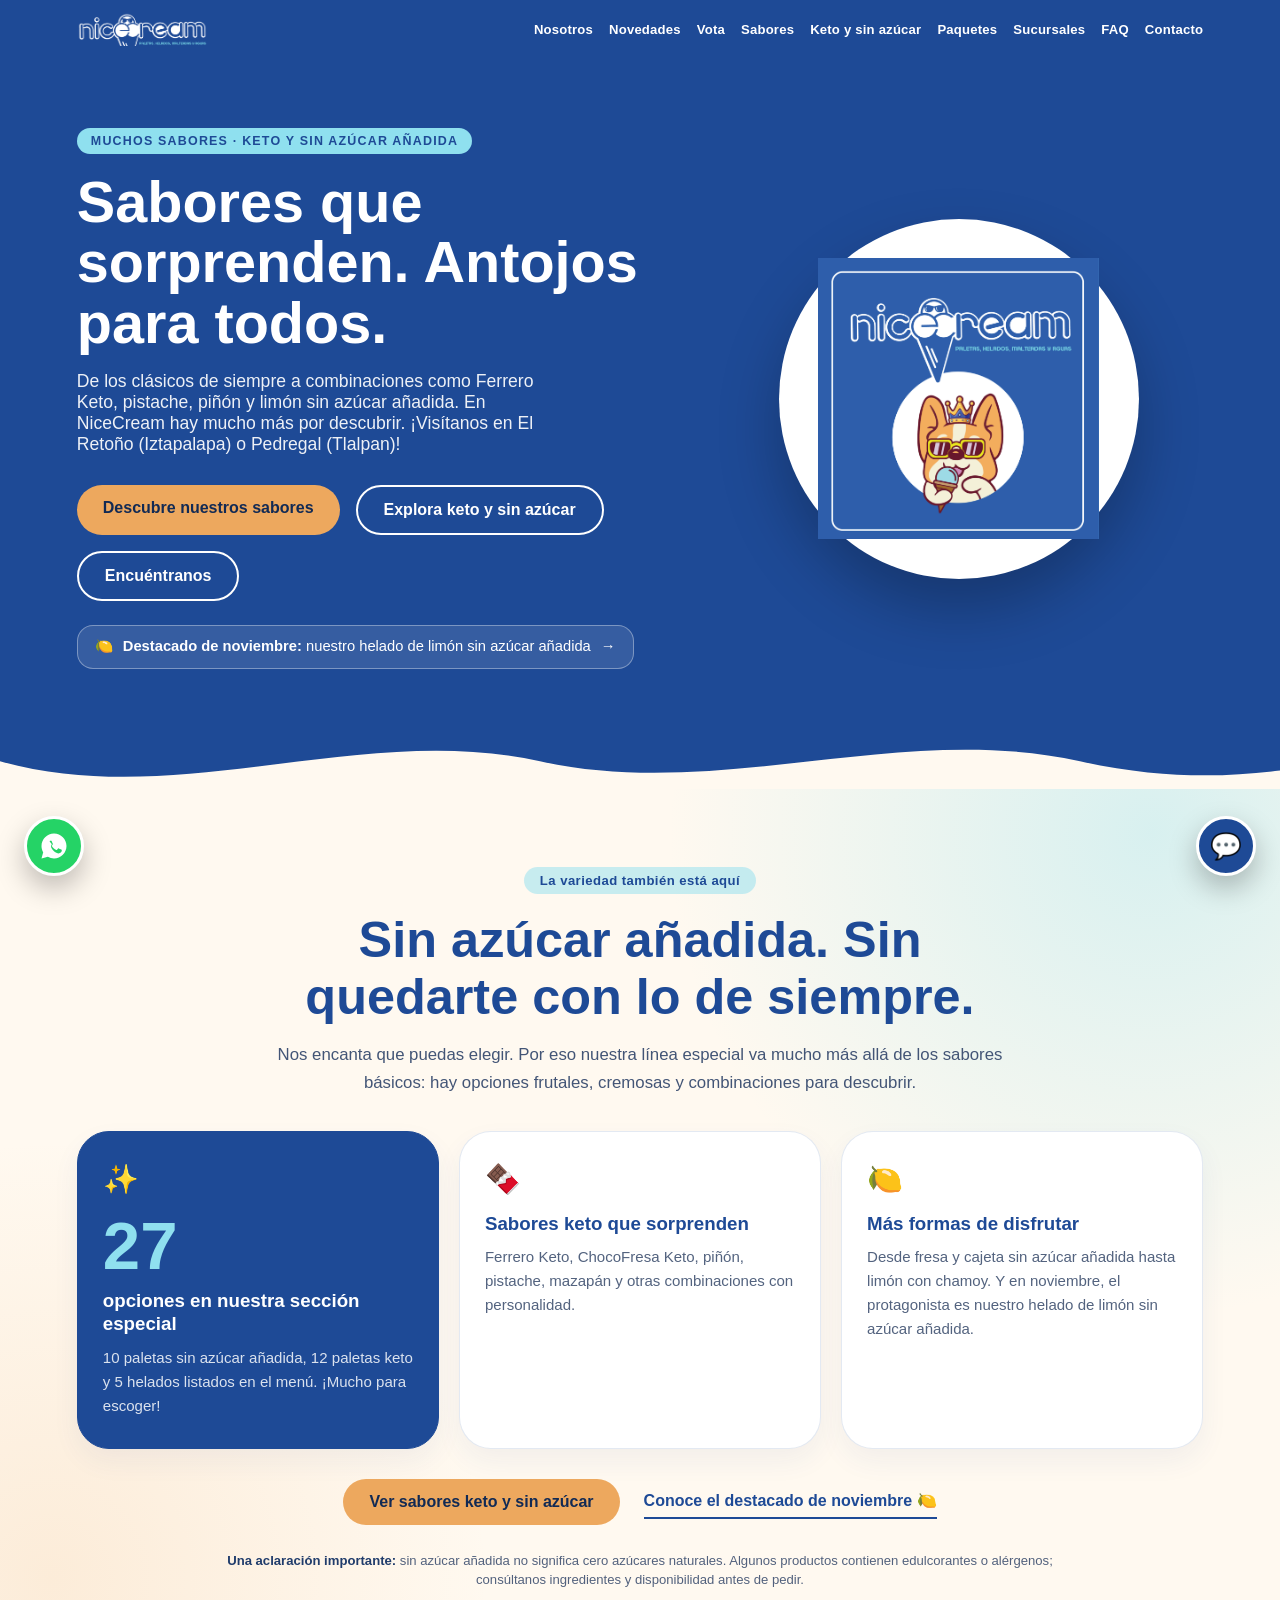
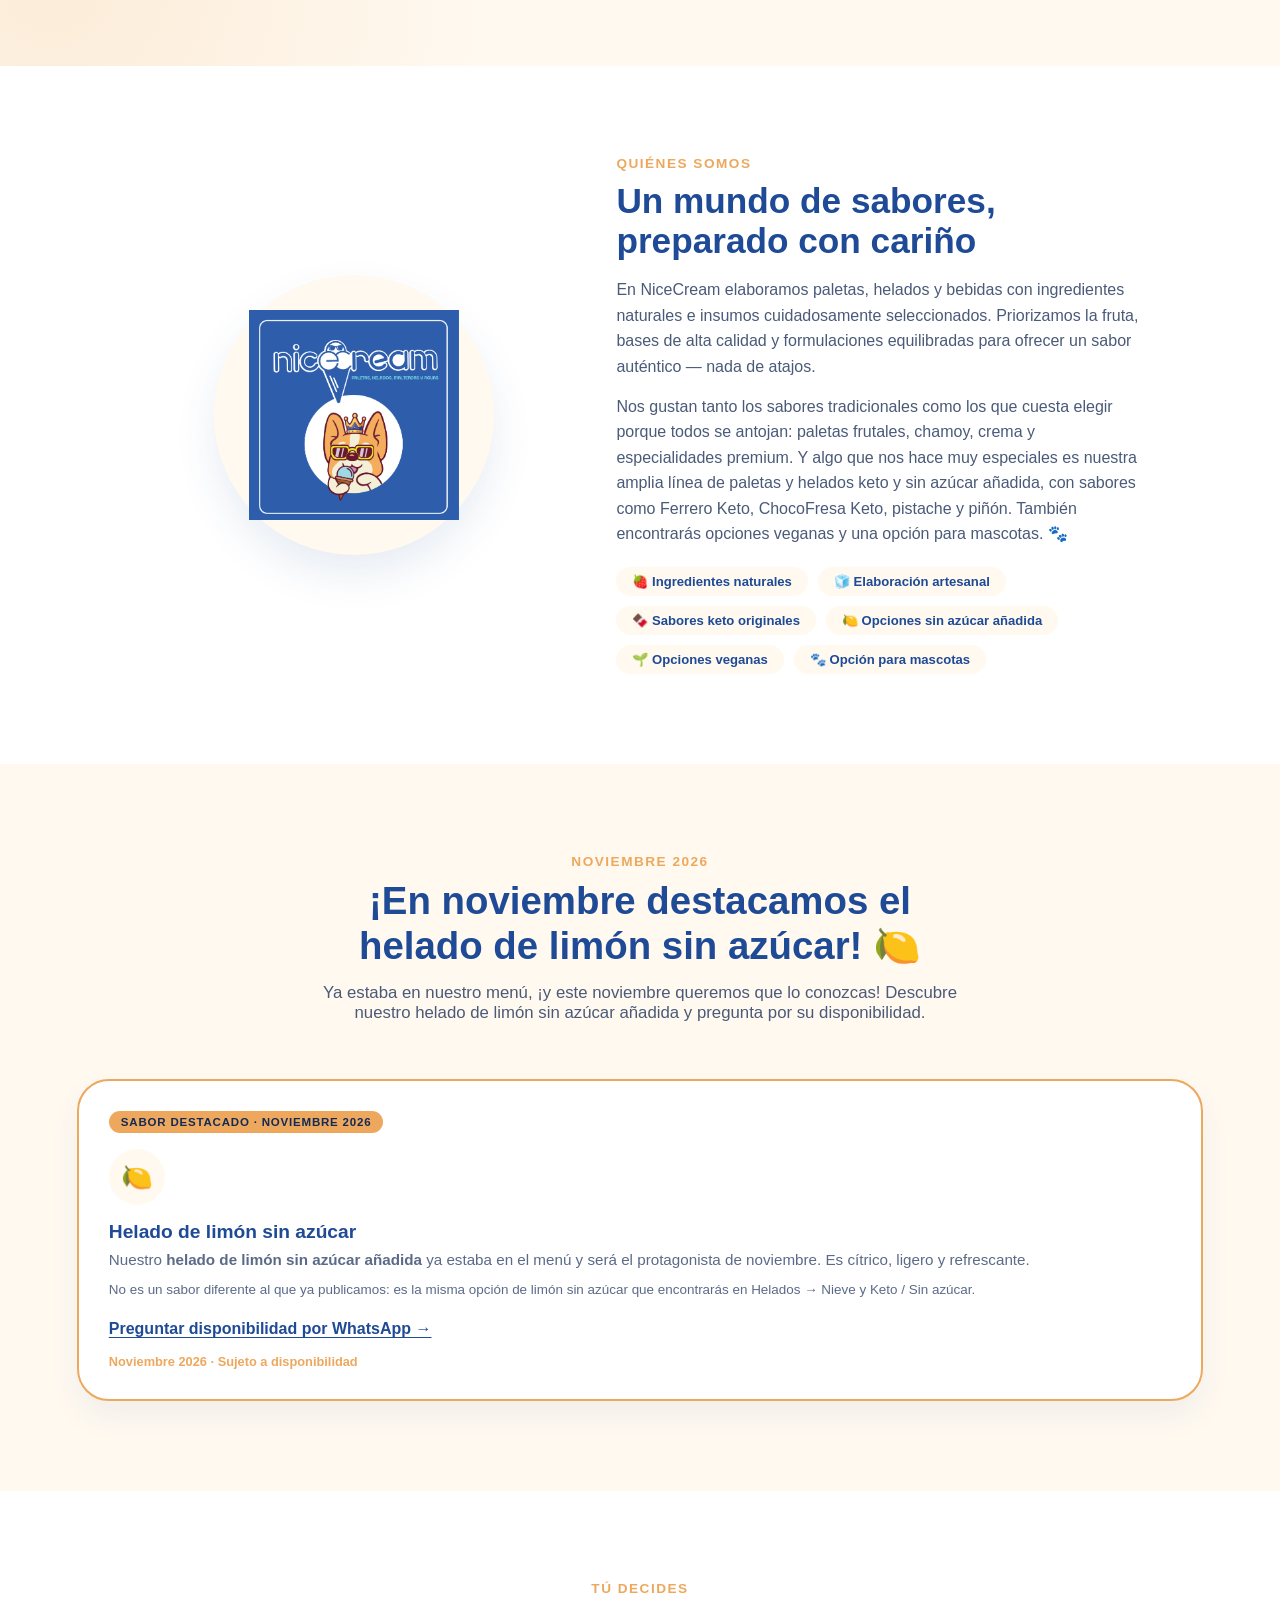
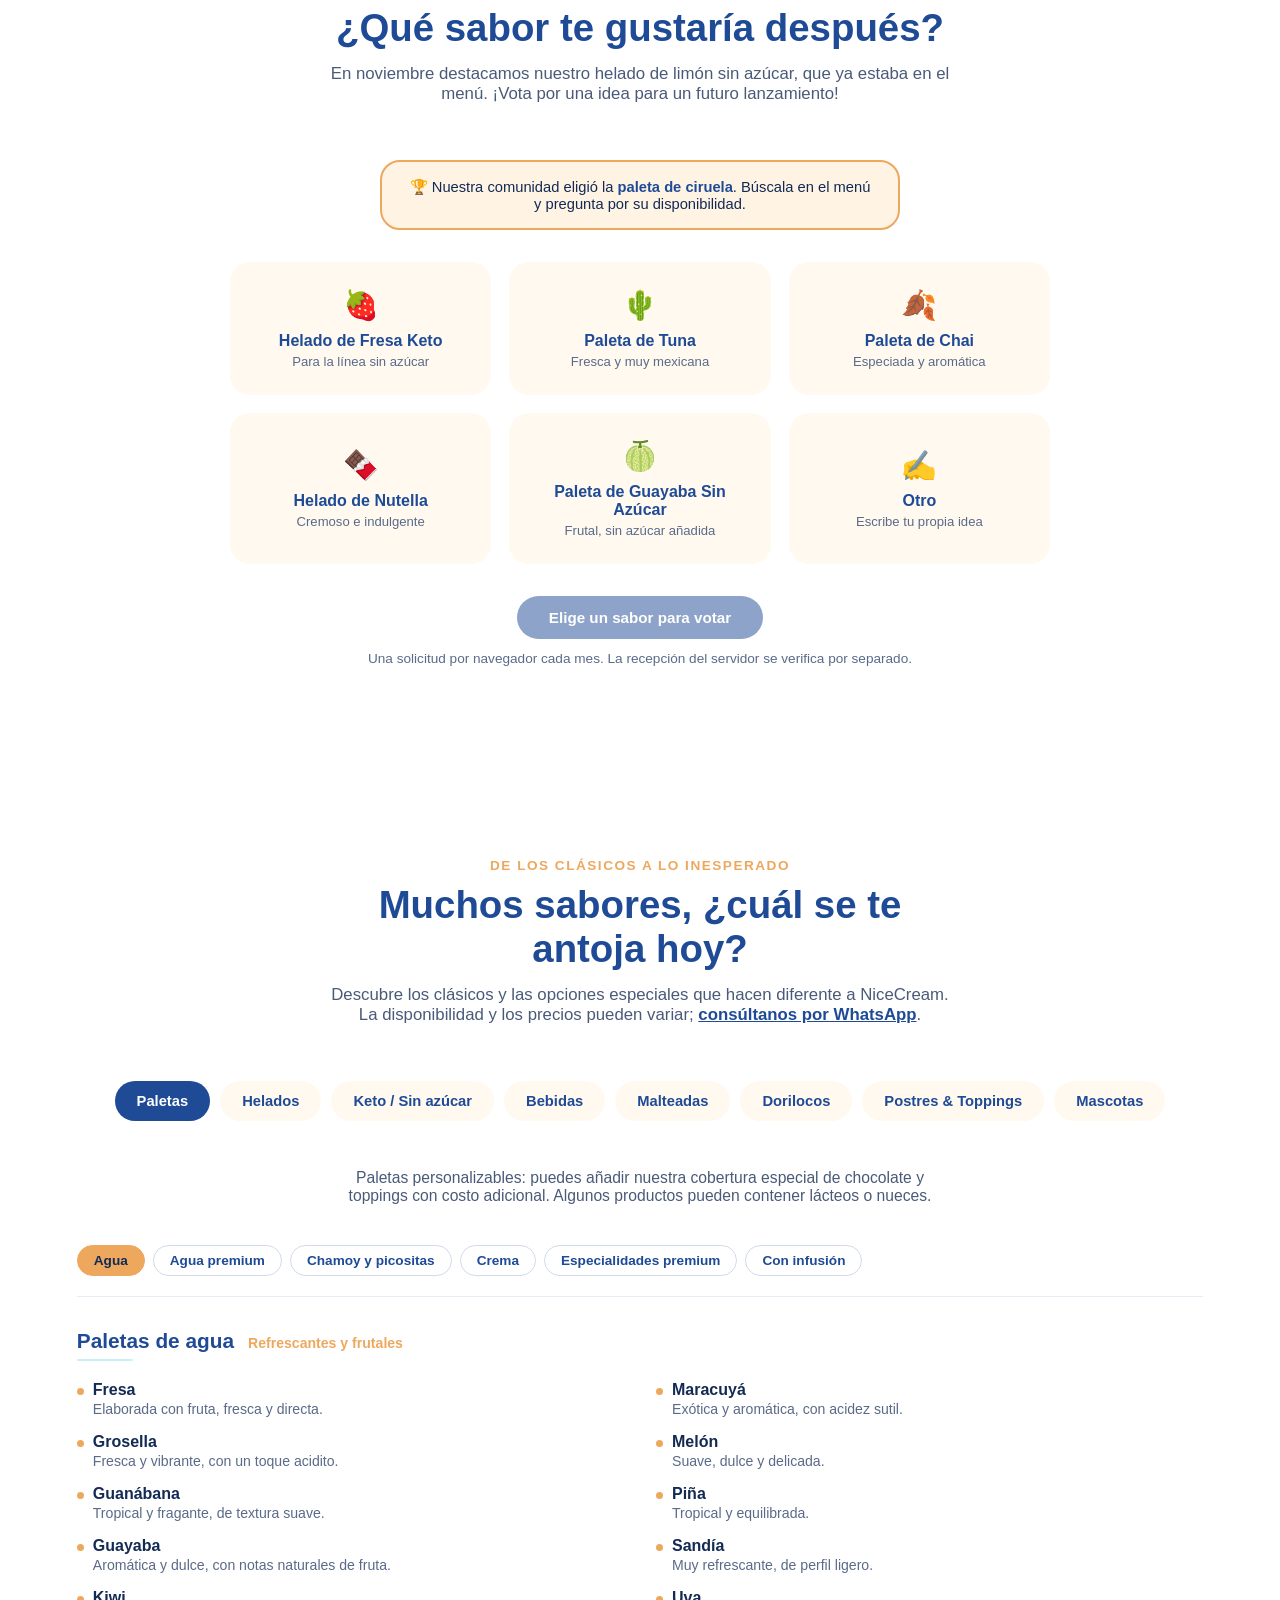
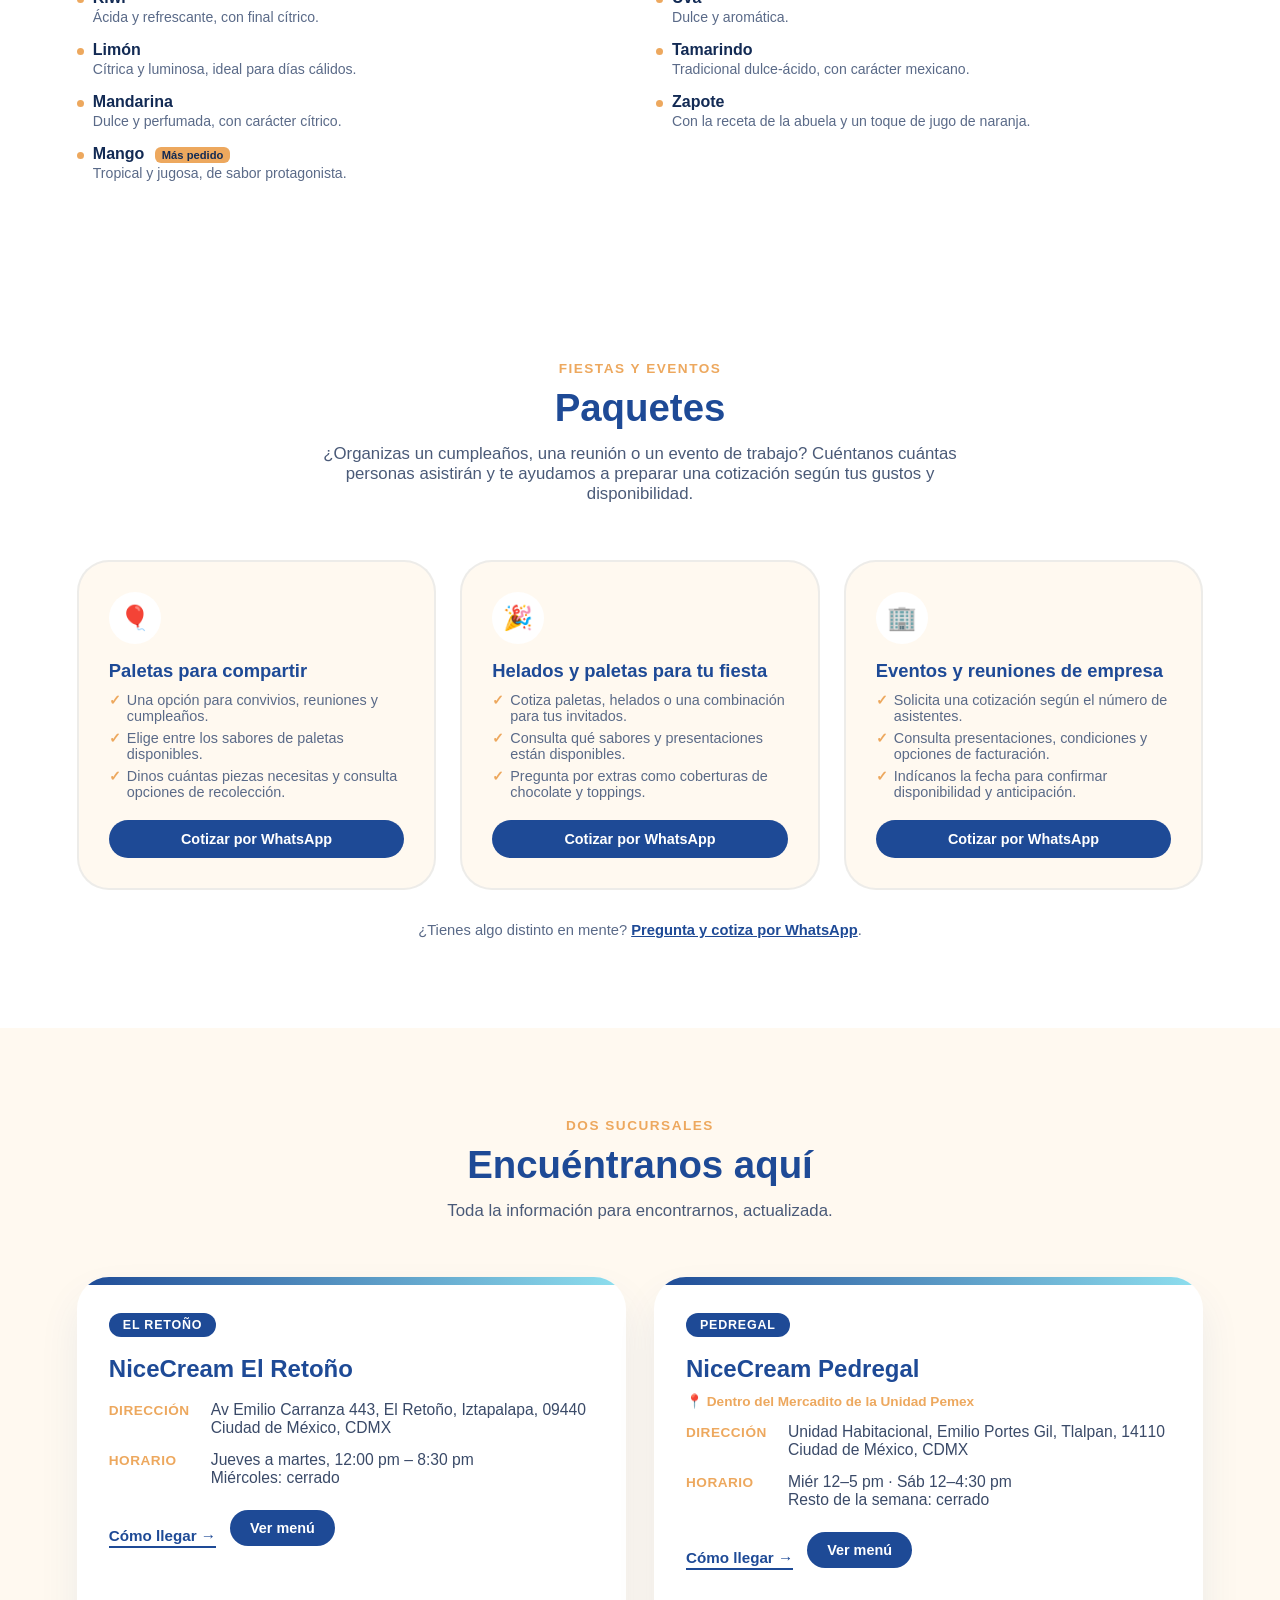
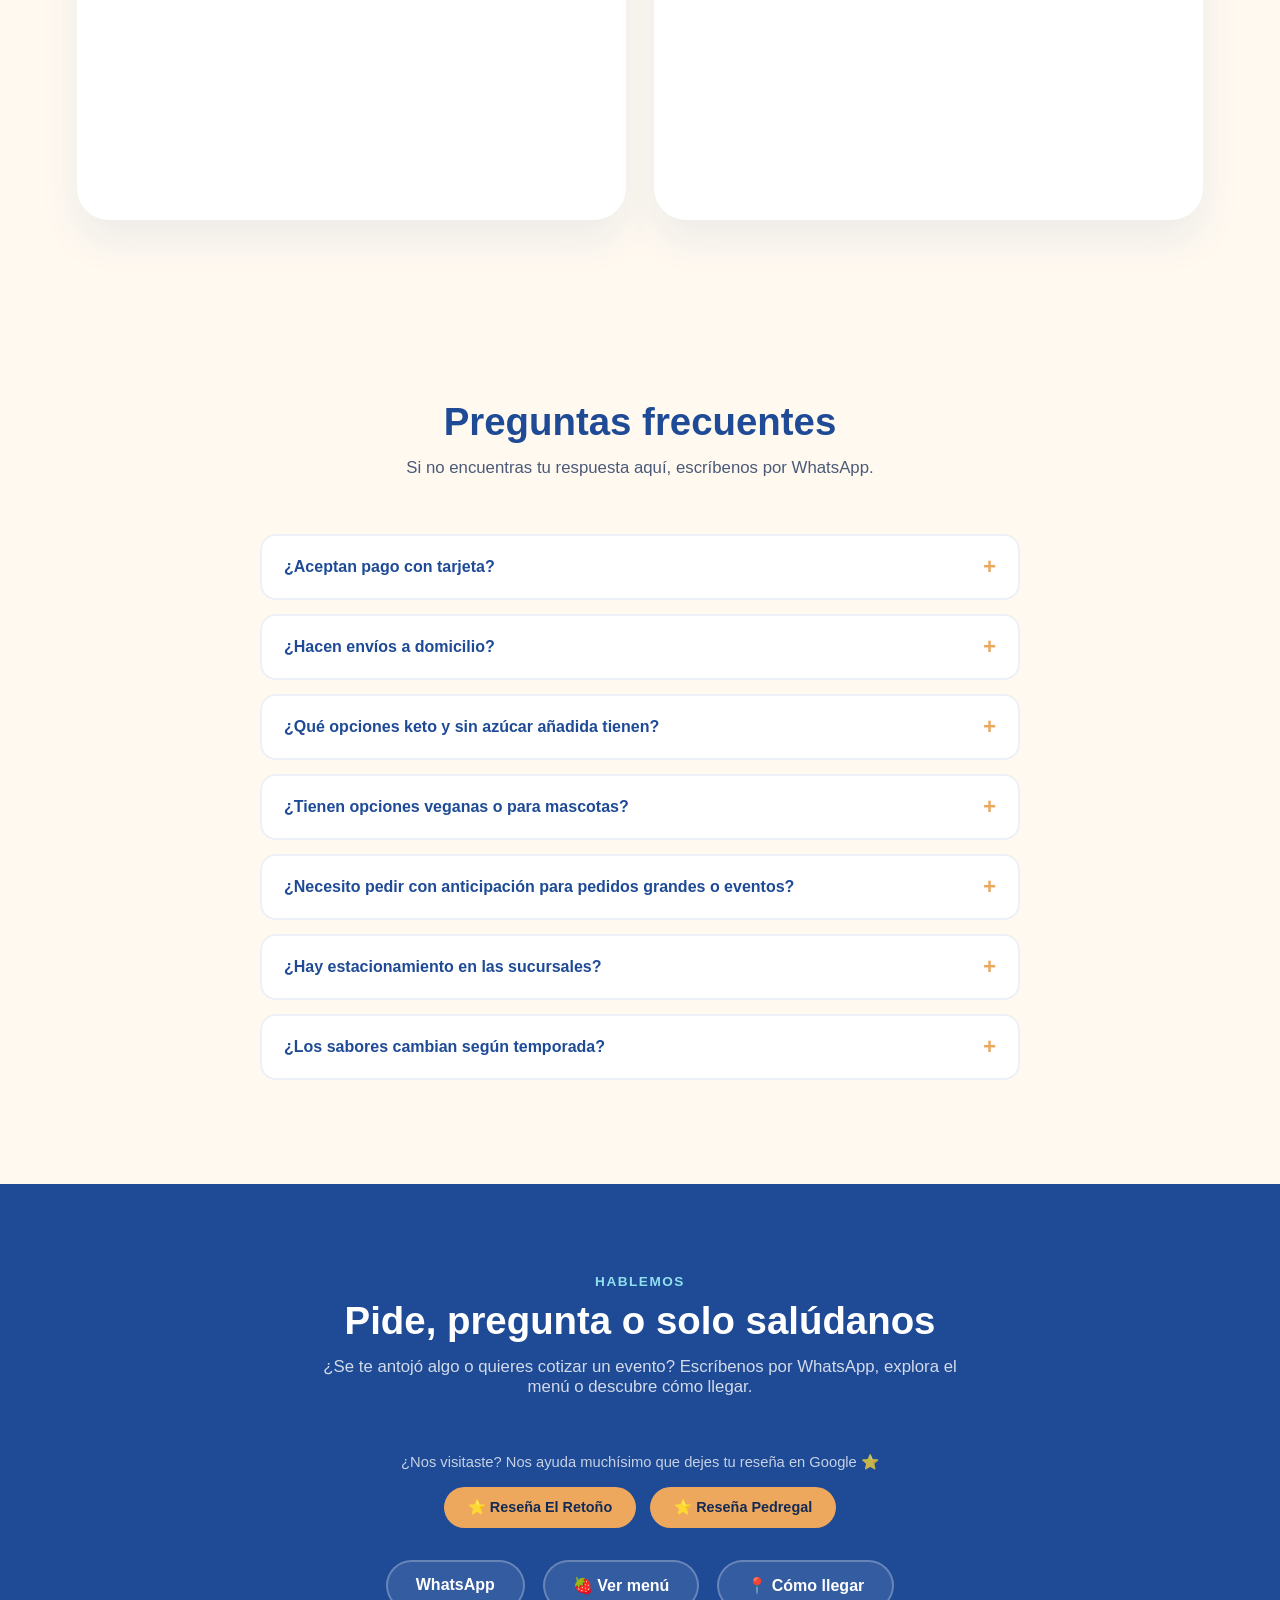
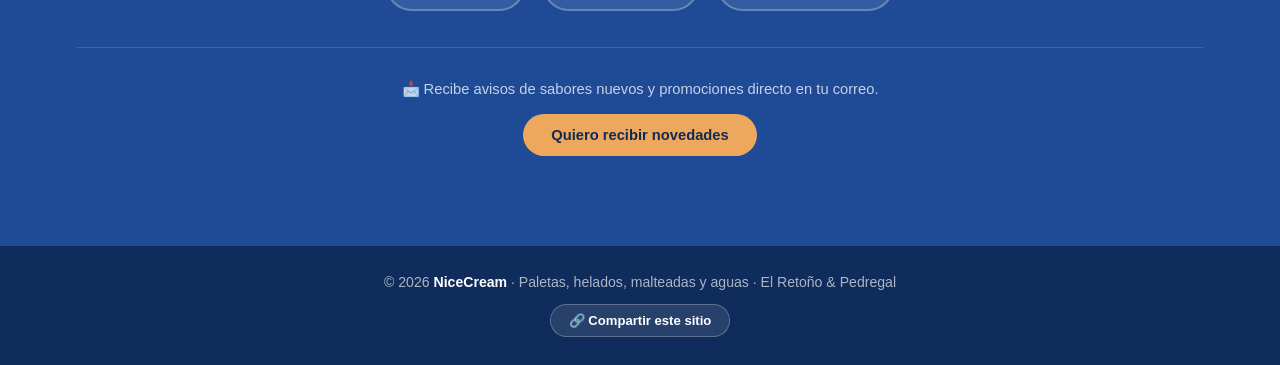
<file: index.html>
<!DOCTYPE html>
<html lang="es">
<head>
<meta charset="UTF-8">
<meta name="viewport" content="width=device-width, initial-scale=1.0">
<meta http-equiv="Content-Security-Policy" content="default-src 'self'; script-src 'self' 'sha256-j6ayVehAcWj2Li+ZC1Qcxo9TVOde6S42mtZF7N8ivEQ='; script-src-attr 'none'; style-src 'self' 'unsafe-inline' https://fonts.googleapis.com; font-src 'self' https://fonts.gstatic.com; img-src 'self' data:; frame-src https://www.google.com; connect-src 'self' https://script.google.com https://script.googleusercontent.com; object-src 'none'; base-uri 'self'; form-action 'self'; upgrade-insecure-requests">
<meta name="referrer" content="no-referrer">

<meta name="theme-color" content="#1E4A96">
<title>NiceCream | Paletas y helados keto, sin azúcar y sabores especiales en CDMX</title>
<link rel="canonical" href="https://nicecream.com.mx/">

<meta name="description" content="NiceCream: paletas y helados artesanales, 27 opciones keto y sin azúcar añadida y sabores fuera de lo común. Visítanos en Iztapalapa o Tlalpan, CDMX.">

<!-- Open Graph (WhatsApp, Facebook, etc.) -->
<meta property="og:type" content="website">
<meta property="og:locale" content="es_MX">
<meta property="og:title" content="NiceCream | Un mundo de sabores, también keto y sin azúcar añadida">
<meta property="og:url" content="https://nicecream.com.mx/">
<meta property="og:description" content="Prueba sabores como Ferrero Keto, pistache y piñón. Descubre nuestra línea keto y sin azúcar añadida y el helado de limón destacado en noviembre.">
<meta property="og:image" content="https://nicecream.com.mx/assets/nicecream-og-image.jpg">

<!-- Twitter Card -->
<meta name="twitter:card" content="summary_large_image">
<meta name="twitter:title" content="NiceCream — Sabores especiales, keto y sin azúcar añadida">
<meta name="twitter:description" content="Muchos sabores para descubrir: opciones keto, sin azúcar añadida y helado de limón destacado en noviembre. NiceCream en CDMX.">
<meta name="twitter:image" content="https://nicecream.com.mx/assets/nicecream-og-image.jpg">

<!-- Favicon -->
<link rel="icon" type="image/png" sizes="16x16" href="assets/favicon-16.png">
<link rel="icon" type="image/png" sizes="32x32" href="assets/favicon-32.png">
<link rel="icon" type="image/png" sizes="48x48" href="assets/favicon-48.png">
<link rel="apple-touch-icon" sizes="180x180" href="assets/favicon-180.png">

<link rel="preconnect" href="https://fonts.googleapis.com">
<link href="https://fonts.googleapis.com/css2?family=Fredoka:wght@400;500;600;700&family=Nunito+Sans:wght@400;600;700;800&display=swap" rel="stylesheet">
<link rel="stylesheet" href="assets/nicecream.css">
<script type="application/ld+json">
{
  "@context": "https://schema.org",
  "@graph": [
    {
      "@type": "IceCreamShop",
      "name": "NiceCream El Retoño",
      "image": "https://nicecream.com.mx/assets/nicecream-og-image.jpg",
      "url": "https://nicecream.com.mx/#sucursales",
      "servesCuisine": "Paletas, helados, malteadas y aguas",
      "address": {
        "@type": "PostalAddress",
        "streetAddress": "Av Emilio Carranza 443, El Retoño",
        "addressLocality": "Iztapalapa",
        "addressRegion": "CDMX",
        "postalCode": "09440",
        "addressCountry": "MX"
      },
      "openingHoursSpecification": [
        {
          "@type": "OpeningHoursSpecification",
          "dayOfWeek": ["Monday","Tuesday","Thursday","Friday","Saturday","Sunday"],
          "opens": "12:00",
          "closes": "20:30"
        }
      ]
    },
    {
      "@type": "IceCreamShop",
      "name": "NiceCream Pedregal",
      "image": "https://nicecream.com.mx/assets/nicecream-og-image.jpg",
      "url": "https://nicecream.com.mx/#sucursales",
      "servesCuisine": "Paletas, helados, malteadas y aguas",
      "address": {
        "@type": "PostalAddress",
        "streetAddress": "Unidad Habitacional, Emilio Portes Gil (Mercadito de la Unidad Pemex)",
        "addressLocality": "Tlalpan",
        "addressRegion": "CDMX",
        "postalCode": "14110",
        "addressCountry": "MX"
      },
      "openingHoursSpecification": [
        {
          "@type": "OpeningHoursSpecification",
          "dayOfWeek": "Wednesday",
          "opens": "12:00",
          "closes": "17:00"
        },
        {
          "@type": "OpeningHoursSpecification",
          "dayOfWeek": "Saturday",
          "opens": "12:00",
          "closes": "16:30"
        }
      ]
    }
  ]
}
</script>
</head>
<body>

<nav>
  <a href="#" class="brand"><img src="assets/nicecream-logo-nav.png" alt="NiceCream"></a>
  <button class="nav-toggle" id="navToggle" type="button" aria-label="Abrir menú" aria-expanded="false" aria-controls="navMenu">
    <span></span><span></span><span></span>
  </button>
  <ul class="nav-menu" id="navMenu">
    <li><a href="#nosotros">Nosotros</a></li>
    <li><a href="#novedades">Novedades</a></li>
    <li><a href="#votacion">Vota</a></li>
    <li><a href="#sabores">Sabores</a></li>
    <li><a href="#sin-azucar">Keto y sin azúcar</a></li>
    <li><a href="#paquetes">Paquetes</a></li>
    <li><a href="#sucursales">Sucursales</a></li>
    <li><a href="#faq">FAQ</a></li>
    <li><a href="#contacto">Contacto</a></li>
  </ul>
</nav>

<header class="hero">
  <div class="hero-copy">
    <span class="eyebrow">Muchos sabores · Keto y sin azúcar añadida</span>
    <h1>Sabores que sorprenden. Antojos para todos.</h1>
    <p>De los clásicos de siempre a combinaciones como Ferrero Keto, pistache, piñón y limón sin azúcar añadida. En NiceCream hay mucho más por descubrir. ¡Visítanos en El Retoño (Iztapalapa) o Pedregal (Tlalpan)!</p>
    <div class="cta-row">
      <a href="#sabores" class="btn btn-primary">Descubre nuestros sabores</a>
      <a href="#sabores" data-open-menu="keto" class="btn btn-ghost">Explora keto y sin azúcar</a>
      <a href="#sucursales" class="btn btn-ghost">Encuéntranos</a>
    </div>
    <a href="#novedades" class="hero-month-feature" aria-label="Conoce nuestro helado de limón sin azúcar añadida, sabor destacado de noviembre de 2026">
      <span aria-hidden="true">🍋</span>
      <span><strong>Destacado de noviembre:</strong> nuestro helado de limón sin azúcar añadida</span>
      <span aria-hidden="true">→</span>
    </a>
  </div>
  <div class="hero-art">
    <div class="plate">
      <img src="assets/nicecream-logo-full.png" alt="Mascota NiceCream">
    </div>
  </div>
</header>

<section class="sugar-spotlight" id="sin-azucar" aria-labelledby="sugar-title">
  <div class="sugar-spotlight-intro">
    <span class="sugar-eyebrow">La variedad también está aquí</span>
    <h2 id="sugar-title">Sin azúcar añadida. Sin quedarte con lo de siempre.</h2>
    <p>Nos encanta que puedas elegir. Por eso nuestra línea especial va mucho más allá de los sabores básicos: hay opciones frutales, cremosas y combinaciones para descubrir.</p>
  </div>
  <div class="sugar-spotlight-grid">
    <article class="sugar-highlight sugar-highlight-count">
      <span class="sugar-highlight-emoji" aria-hidden="true">✨</span>
      <div class="sugar-number">27</div>
      <h3>opciones en nuestra sección especial</h3>
      <p>10 paletas sin azúcar añadida, 12 paletas keto y 5 helados listados en el menú. ¡Mucho para escoger!</p>
    </article>
    <article class="sugar-highlight">
      <span class="sugar-highlight-emoji" aria-hidden="true">🍫</span>
      <h3>Sabores keto que sorprenden</h3>
      <p>Ferrero Keto, ChocoFresa Keto, piñón, pistache, mazapán y otras combinaciones con personalidad.</p>
    </article>
    <article class="sugar-highlight">
      <span class="sugar-highlight-emoji" aria-hidden="true">🍋</span>
      <h3>Más formas de disfrutar</h3>
      <p>Desde fresa y cajeta sin azúcar añadida hasta limón con chamoy. Y en noviembre, el protagonista es nuestro helado de limón sin azúcar añadida.</p>
    </article>
  </div>
  <div class="sugar-spotlight-actions">
    <a href="#sabores" data-open-menu="keto" class="btn btn-primary">Ver sabores keto y sin azúcar</a>
    <a href="#novedades" class="sugar-text-link">Conoce el destacado de noviembre 🍋</a>
  </div>
  <p class="sugar-disclaimer"><strong>Una aclaración importante:</strong> sin azúcar añadida no significa cero azúcares naturales. Algunos productos contienen edulcorantes o alérgenos; consúltanos ingredientes y disponibilidad antes de pedir.</p>
</section>

<section class="about" id="nosotros">
  <div class="about-grid">
    <div class="about-art">
      <div class="plate">
        <img src="assets/nicecream-logo-full.png" alt="Mascota NiceCream">
      </div>
    </div>
    <div class="about-copy">
      <span class="eyebrow">Quiénes somos</span>
      <h2>Un mundo de sabores, preparado con cariño</h2>
      <p>En NiceCream elaboramos paletas, helados y bebidas con ingredientes naturales e insumos cuidadosamente seleccionados. Priorizamos la fruta, bases de alta calidad y formulaciones equilibradas para ofrecer un sabor auténtico — nada de atajos.</p>
      <p>Nos gustan tanto los sabores tradicionales como los que cuesta elegir porque todos se antojan: paletas frutales, chamoy, crema y especialidades premium. Y algo que nos hace muy especiales es nuestra amplia línea de paletas y helados keto y sin azúcar añadida, con sabores como Ferrero Keto, ChocoFresa Keto, pistache y piñón. También encontrarás opciones veganas y una opción para mascotas. 🐾</p>
      <div class="about-tags">
        <span class="about-tag">🍓 Ingredientes naturales</span>
        <span class="about-tag">🧊 Elaboración artesanal</span>
        <span class="about-tag">🍫 Sabores keto originales</span>
        <span class="about-tag">🍋 Opciones sin azúcar añadida</span>
        <span class="about-tag">🌱 Opciones veganas</span>
        <span class="about-tag">🐾 Opción para mascotas</span>
      </div>
    </div>
  </div>
</section>

<section class="whatsnew" id="novedades">
  <div class="section-head">
    <span class="eyebrow">Noviembre 2026</span>
    <h2>¡En noviembre destacamos el helado de limón sin azúcar! 🍋</h2>
    <p>Ya estaba en nuestro menú, ¡y este noviembre queremos que lo conozcas! Descubre nuestro helado de limón sin azúcar añadida y pregunta por su disponibilidad.</p>
  </div>
  <div class="whatsnew-grid">
    <div class="whatsnew-card whatsnew-feature">
      <span class="badge-new">Sabor destacado · Noviembre 2026</span>
      <div class="icon-circle" aria-hidden="true">🍋</div>
      <h3>Helado de limón sin azúcar</h3>
      <p>Nuestro <strong>helado de limón sin azúcar añadida</strong> ya estaba en el menú y será el protagonista de noviembre. Es cítrico, ligero y refrescante.</p>
      <p class="whatsnew-small">No es un sabor diferente al que ya publicamos: es la misma opción de limón sin azúcar que encontrarás en Helados → Nieve y Keto / Sin azúcar.</p>
      <a class="whatsnew-link" href="https://wa.me/525661448010?text=Hola%2C%20quiero%20saber%20si%20tienen%20disponible%20el%20helado%20de%20lim%C3%B3n%20sin%20az%C3%BAcar%2C%20destacado%20de%20noviembre%2C%20en%20mi%20sucursal." target="_blank" rel="noopener noreferrer">Preguntar disponibilidad por WhatsApp →</a>
      <span class="month-tag">Noviembre 2026 · Sujeto a disponibilidad</span>
    </div>
  </div>
</section>

<section class="vote" id="votacion">
  <div class="section-head">
    <span class="eyebrow">Tú decides</span>
    <h2>¿Qué sabor te gustaría después?</h2>
    <p>En noviembre destacamos nuestro helado de limón sin azúcar, que ya estaba en el menú. ¡Vota por una idea para un futuro lanzamiento!</p>
  </div>

  <div class="vote-winner-banner">
    🏆 Nuestra comunidad eligió la <strong>paleta de ciruela</strong>. Búscala en el menú y pregunta por su disponibilidad.
  </div>

  <div class="vote-grid" id="voteGrid">
    <button type="button" class="vote-card" data-flavor="Helado de Fresa Keto">
      <div class="vote-emoji">🍓</div>
      <h4>Helado de Fresa Keto</h4>
      <p>Para la línea sin azúcar</p>
    </button>
    <button type="button" class="vote-card" data-flavor="Paleta de Tuna">
      <div class="vote-emoji">🌵</div>
      <h4>Paleta de Tuna</h4>
      <p>Fresca y muy mexicana</p>
    </button>
    <button type="button" class="vote-card" data-flavor="Paleta de Chai">
      <div class="vote-emoji">🍂</div>
      <h4>Paleta de Chai</h4>
      <p>Especiada y aromática</p>
    </button>
    <button type="button" class="vote-card" data-flavor="Helado de Nutella">
      <div class="vote-emoji">🍫</div>
      <h4>Helado de Nutella</h4>
      <p>Cremoso e indulgente</p>
    </button>
    <button type="button" class="vote-card" data-flavor="Paleta de Guayaba Sin Azúcar">
      <div class="vote-emoji">🍈</div>
      <h4>Paleta de Guayaba Sin Azúcar</h4>
      <p>Frutal, sin azúcar añadida</p>
    </button>
    <button type="button" class="vote-card" data-flavor="__otro__" id="voteOtroCard">
      <div class="vote-emoji">✍️</div>
      <h4>Otro</h4>
      <p>Escribe tu propia idea</p>
    </button>
  </div>

  <div id="voteOtroInputWrap" style="display:none; max-width:420px; margin:0 auto 24px;">
    <input type="text" id="voteOtroInput" placeholder="¿Qué sabor te gustaría?" minlength="3" maxlength="60"
      style="width:100%; padding:12px 16px; border-radius:999px; border:2px solid rgba(30,74,150,0.15); font-family:'Nunito Sans',sans-serif; font-size:0.9rem; text-align:center;">
  </div>

  <div class="vote-actions">
    <button class="vote-submit" id="voteSubmit" disabled>Elige un sabor para votar</button>
    <input type="text" id="voteWebsite" name="website" tabindex="-1" autocomplete="off" style="position:absolute; left:-9999px; width:1px; height:1px; opacity:0;" aria-hidden="true">
    <p class="vote-hint">Una solicitud por navegador cada mes. La recepción del servidor se verifica por separado.</p>
    <p class="vote-hint" id="voteStatus" role="status" aria-live="polite"></p>
  </div>
</section>

<section class="flavors" id="sabores">
  <div class="section-head">
    <span class="eyebrow">De los clásicos a lo inesperado</span>
    <h2>Muchos sabores, ¿cuál se te antoja hoy?</h2>
    <p>Descubre los clásicos y las opciones especiales que hacen diferente a NiceCream. La disponibilidad y los precios pueden variar; <a href="https://wa.me/525661448010?text=Hola%2C%20quiero%20consultar%20precios%20y%20sabores%20de%20NiceCream" target="_blank" rel="noopener noreferrer" style="color:var(--blue-deep); text-decoration:underline; font-weight:800;">consúltanos por WhatsApp</a>.</p>
  </div>

  <div class="flavor-tabs" id="menuTabs">
    <button type="button" class="flavor-tab active" data-tab="paletas" aria-pressed="true">Paletas</button>
    <button type="button" class="flavor-tab" data-tab="helados" aria-pressed="false">Helados</button>
    <button type="button" class="flavor-tab" data-tab="keto" aria-pressed="false">Keto / Sin azúcar</button>
    <button type="button" class="flavor-tab" data-tab="bebidas" aria-pressed="false">Bebidas</button>
    <button type="button" class="flavor-tab" data-tab="malteadas" aria-pressed="false">Malteadas</button>
    <button type="button" class="flavor-tab" data-tab="dorilocos" aria-pressed="false">Dorilocos</button>
    <button type="button" class="flavor-tab" data-tab="postres" aria-pressed="false">Postres &amp; Toppings</button>
    <button type="button" class="flavor-tab" data-tab="mascotas" aria-pressed="false">Mascotas</button>
  </div>

  <!-- ================= PALETAS ================= -->
  <div class="menu-panel active" id="panel-paletas">
    <p class="menu-panel-intro">Paletas personalizables: puedes añadir nuestra cobertura especial de chocolate y toppings con costo adicional. Algunos productos pueden contener lácteos o nueces.</p>

    <div class="sub-tabs" id="paletasSubTabs">
      <button type="button" class="sub-tab active" data-subtab="agua" aria-pressed="true">Agua</button>
      <button type="button" class="sub-tab" data-subtab="premium-agua" aria-pressed="false">Agua premium</button>
      <button type="button" class="sub-tab" data-subtab="chamoy" aria-pressed="false">Chamoy y picositas</button>
      <button type="button" class="sub-tab" data-subtab="crema" aria-pressed="false">Crema</button>
      <button type="button" class="sub-tab" data-subtab="especialidades" aria-pressed="false">Especialidades premium</button>
      <button type="button" class="sub-tab" data-subtab="infusion" aria-pressed="false">Con infusión</button>
    </div>

    <div class="sub-panel active" id="subpanel-agua">
    <div class="menu-group">
      <div class="menu-group-head"><h3>Paletas de agua</h3><span class="tagline">Refrescantes y frutales</span></div>
      <div class="menu-group-rule"></div>
      <div class="item-list">
        <div class="item"><h4>Fresa</h4><p>Elaborada con fruta, fresca y directa.</p></div>
        <div class="item"><h4>Grosella</h4><p>Fresca y vibrante, con un toque acidito.</p></div>
        <div class="item"><h4>Guanábana</h4><p>Tropical y fragante, de textura suave.</p></div>
        <div class="item"><h4>Guayaba</h4><p>Aromática y dulce, con notas naturales de fruta.</p></div>
        <div class="item"><h4>Kiwi</h4><p>Ácida y refrescante, con final cítrico.</p></div>
        <div class="item"><h4>Limón</h4><p>Cítrica y luminosa, ideal para días cálidos.</p></div>
        <div class="item"><h4>Mandarina</h4><p>Dulce y perfumada, con carácter cítrico.</p></div>
        <div class="item"><h4>Mango <span class="badge-popular">Más pedido</span></h4><p>Tropical y jugosa, de sabor protagonista.</p></div>
        <div class="item"><h4>Maracuyá</h4><p>Exótica y aromática, con acidez sutil.</p></div>
        <div class="item"><h4>Melón</h4><p>Suave, dulce y delicada.</p></div>
        <div class="item"><h4>Piña</h4><p>Tropical y equilibrada.</p></div>
        <div class="item"><h4>Sandía</h4><p>Muy refrescante, de perfil ligero.</p></div>
        <div class="item"><h4>Uva</h4><p>Dulce y aromática.</p></div>
        <div class="item"><h4>Tamarindo</h4><p>Tradicional dulce-ácido, con carácter mexicano.</p></div>
        <div class="item"><h4>Zapote</h4><p>Con la receta de la abuela y un toque de jugo de naranja.</p></div>
      </div>
    </div>
    </div>

    <div class="sub-panel" id="subpanel-premium-agua">
    <div class="menu-group">
      <div class="menu-group-head"><h3>Agua premium</h3><span class="tagline">Mezcla de frutas seleccionada</span></div>
      <div class="menu-group-rule"></div>
      <div class="item-list">
        <div class="item"><h4>Frutos rojos</h4><p>Mezcla de acidez elegante y sabor intenso: zarzamora, fresa y frambuesa.</p></div>
      </div>
    </div>
    </div>

    <div class="sub-panel" id="subpanel-chamoy">
    <div class="menu-group">
      <div class="menu-group-head"><h3>Chamoy y picositas</h3><span class="tagline">Dulce, ácido y con picor</span></div>
      <div class="menu-group-rule"></div>
      <div class="item-list">
        <div class="item"><h4>Limón Chamoy</h4><p>Cítrica con chamoy, toque picosito y salino.</p></div>
        <div class="item"><h4>Mango Chamoy <span class="badge-popular">Más pedido</span></h4><p>Dulce tropical con chamoy, final vibrante.</p></div>
        <div class="item"><h4>Piña Chamoy</h4><p>Tropical y fresca, con picor sutil.</p></div>
        <div class="item"><h4>Sandía Chamoy</h4><p>Refrescante, con un toque picosito.</p></div>
        <div class="item"><h4>Pulparindo</h4><p>Tamarindo con picor marcado y carácter.</p></div>
        <div class="item"><h4>Picafresa</h4><p>Dulce con chispa acidita.</p></div>
        <div class="item"><h4>Picapandas</h4><p>Frutal y divertida, limón rellena con panditas bañadas en chamoy.</p></div>
      </div>
    </div>
    </div>

    <div class="sub-panel" id="subpanel-crema">
    <div class="menu-group">
      <div class="menu-group-head"><h3>Paletas de crema</h3><span class="tagline">Cremosas y sedosas</span></div>
      <div class="menu-group-rule"></div>
      <div class="item-list">
        <div class="item"><h4>Algodón de azúcar</h4><p>Dulce y ligero, de perfil clásico y nostálgico.</p></div>
        <div class="item"><h4>Arroz con leche</h4><p>Suave y reconfortante, inspiración tradicional.</p></div>
        <div class="item"><h4>Beso de Ángel</h4><p>Nuez, malvavisco y cereza: dulce delicado y muy armonioso.</p></div>
        <div class="item"><h4>Capuchino</h4><p>Café suave con un toque de chocolate, cremoso y equilibrado.</p></div>
        <div class="item"><h4>Chicle</h4><p>Dulce, nostálgico y divertido, con aroma clásico.</p></div>
        <div class="item"><h4>Chocolate</h4><p>Cacao equilibrado, de textura sedosa.</p></div>
        <div class="item"><h4>Ciruela <span class="badge-vegano">GANADORA</span></h4><p>Dulce y ligeramente ácida, con notas frutales muy mexicanas.</p></div>
        <div class="item"><h4>Coco <span class="badge-popular">Más pedido</span></h4><p>Cremosa, con trozos de coco fresco.</p></div>
        <div class="item"><h4>Durazno &amp; Crema</h4><p>Frutal y cremosa, de balance elegante.</p></div>
        <div class="item"><h4>Fresa</h4><p>Cremosa, con fresa molida y dulzor suave.</p></div>
        <div class="item"><h4>Fresas &amp; Crema</h4><p>Combinación clásica, cremosa y dulce.</p></div>
        <div class="item"><h4>Mamey</h4><p>Cremosa y frutal, de textura sedosa.</p></div>
        <div class="item"><h4>Mazapán</h4><p>Cacahuate estilo artesanal, de perfil cálido.</p></div>
        <div class="item"><h4>Menta con Chocolate</h4><p>Fresca, con chispas de chocolate.</p></div>
        <div class="item"><h4>Oreo <span class="badge-popular">Más pedido</span></h4><p>Cremosa, con galleta molida.</p></div>
        <div class="item"><h4>Pay de Limón</h4><p>Cítrica y cremosa, con sabor a postre.</p></div>
        <div class="item"><h4>Salted Caramel</h4><p>Caramelo fino, con sal tenue.</p></div>
        <div class="item"><h4>Taro</h4><p>Cremoso y suave, con un perfil delicado y ligeramente dulce.</p></div>
                <div class="item"><h4>Vainilla</h4><p>Clásica y limpia, con cremosidad fina.</p></div>
      </div>
    </div>
    </div>

    <div class="sub-panel" id="subpanel-especialidades">
    <div class="menu-group">
      <div class="menu-group-head"><h3>Especialidades premium</h3><span class="tagline">Inspiradas en postres</span></div>
      <div class="menu-group-rule"></div>
      <div class="item-list">
        <div class="item"><h4>Cajeta</h4><p>Elaborada y rellena con cajeta Coronado, de perfil caramelizado y cremoso.</p></div>
        <div class="item"><h4>Chongos</h4><p>Relleno de cajeta, con un toque de dulce de leche.</p></div>
        <div class="item"><h4>Ferrero</h4><p>Chocolate con notas de nuez y avellana, estilo premium.</p></div>
        <div class="item"><h4>Nuez</h4><p>Con trozos de nuez, con cremosidad fina.</p></div>
        <div class="item"><h4>Plátano con Nutella</h4><p>Paleta de plátano rellena de Nutella, cremosa e indulgente.</p></div>
        <div class="item"><h4>Piñón</h4><p>Sabor fino y elegante, con notas tostadas.</p></div>
        <div class="item"><h4>Pistache</h4><p>Notas verdes y perfil mantequilloso, acabado premium.</p></div>
        <div class="item"><h4>Queso</h4><p>Queso Philadelphia, cremoso y ligeramente salado, de perfil suave.</p></div>
        <div class="item"><h4>Raffaello</h4><p>Coco, almendra y chocolate blanco, de perfil elegante.</p></div>
        <div class="item"><h4>Selva Blanca</h4><p>Chocolate blanco relleno de mermelada natural de frambuesa; cremosa y sofisticada.</p></div>
        <div class="item"><h4>Selva Negra <span class="badge-popular">Más pedido</span></h4><p>Chocolate amargo endulzado con almíbar de cereza, con trozos de chocolate 70% cacao y cerezas.</p></div>
        <div class="item"><h4>Queso con zarzamora</h4><p>Queso Philadelphia con mermelada casera de zarzamora: contraste dulce con toque salado.</p></div>
        <div class="item"><h4>Snickers</h4><p>Chocolate, cacahuate y caramelo.</p></div>
      </div>
    </div>
    </div>

    <div class="sub-panel" id="subpanel-infusion">
    <div class="menu-group">
      <div class="menu-group-head"><h3>Sabores con infusión</h3><span class="tagline">Consulta ingredientes y contenido de alcohol</span></div>
      <div class="menu-group-rule"></div>
      <div class="item-list">
        <div class="item"><h4>Baileys</h4><p>Cremosa, con notas de cacao y café.</p></div>
        <div class="item"><h4>Vino tinto</h4><p>Frutal y sofisticada, con relleno de caramelo de vino tinto.</p></div>
        <div class="item"><h4>Rompope</h4><p>Tradicional rompope Coronado, aromática y cremosa, con un toque de canela.</p></div>
        <div class="item"><h4>Ron con Pasas</h4><p>Notas cálidas y especiadas, de final redondo.</p></div>
      </div>
    </div>
    </div>

  </div>

  <!-- ================= HELADOS ================= -->
  <div class="menu-panel" id="panel-helados">
    <div class="step-list">
      <div class="step"><div class="num">1</div><div class="step-body"><h4>Elige tu tamaño</h4><p>Sencillo, doble, medio litro o un litro.</p></div></div>
      <div class="step"><div class="num">2</div><div class="step-body"><h4>Elige tu contenedor</h4><p>Cono (sencillo o doble) o vaso (sencillo o doble).</p></div></div>
      <div class="step"><div class="num">3</div><div class="step-body"><h4>Elige tus sabores</h4><p>Si tu pedido es sencillo, incluye un solo sabor.</p></div></div>
    </div>

    <div class="sub-tabs" id="heladosSubTabs">
      <button type="button" class="sub-tab active" data-subtab-h="nieve" aria-pressed="true">Nieve</button>
      <button type="button" class="sub-tab" data-subtab-h="clasico" aria-pressed="false">Clásico</button>
      <button type="button" class="sub-tab" data-subtab-h="gourmet" aria-pressed="false">Gourmet</button>
    </div>

    <div class="sub-panel active" id="subpanel-h-nieve">
    <div class="menu-group">
      <div class="menu-group-head"><h3>Nieve</h3><span class="tagline">Ligera y frutal</span></div>
      <div class="menu-group-rule"></div>
      <div class="item-list">
        <div class="item"><h4>Guanábana</h4><p>Tropical y fragante, de suavidad elegante.</p></div>
        <div class="item"><h4>Icee</h4><p>Refrescante y chispeante, ideal para un antojo ligero.</p></div>
        <div class="item"><h4>Limón</h4><p>Cítrica y luminosa, con final limpio.</p></div>
        <div class="item"><h4>Limón sin azúcar <span class="badge-vegano">NOVIEMBRE</span></h4><p>Nuestro helado de limón sin azúcar añadida, destacado del mes de noviembre. Cítrico, ligero y muy refrescante.</p></div>
        <div class="item"><h4>Mandarina</h4><p>Aromática y dulce-cítrica, muy fresca.</p></div>
        <div class="item"><h4>Mango</h4><p>Tropical y jugosa, sabor protagonista.</p></div>
      </div>
    </div>
    </div>

    <div class="sub-panel" id="subpanel-h-clasico">
    <div class="menu-group">
      <div class="menu-group-head"><h3>Helado clásico</h3><span class="tagline">Cremoso y tradicional</span></div>
      <div class="menu-group-rule"></div>
      <div class="item-list">
        <div class="item"><h4>Capuchino</h4><p>Café suave con un toque de chocolate, cremoso y equilibrado.</p></div>
        <div class="item"><h4>Cereza</h4><p>Frutal y delicado, con notas dulces y perfumadas.</p></div>
        <div class="item"><h4>Chocolate</h4><p>Cacao redondo, con textura sedosa.</p></div>
        <div class="item"><h4>Fresa</h4><p>Cremoso, con fresa presente y dulzor suave.</p></div>
        <div class="item"><h4>Mamey</h4><p>Cremoso y frutal, de textura sedosa.</p></div>
        <div class="item"><h4>Mazapán</h4><p>Cacahuate estilo artesanal, de perfil cálido.</p></div>
        <div class="item"><h4>Menta con chocolate</h4><p>Fresca y cremosa, con contraste de chocolate.</p></div>
        <div class="item"><h4>Oreo</h4><p>Cremoso, con notas de galleta.</p></div>
        <div class="item"><h4>Pay de limón</h4><p>Cítrico y cremoso, con sabor a postre.</p></div>
        <div class="item"><h4>Taro</h4><p>Cremoso y suave, con un perfil delicado y ligeramente dulce.</p></div>
        <div class="item"><h4>Vainilla</h4><p>Clásica y limpia, muy combinable.</p></div>
        <div class="item"><h4>Arroz con leche</h4><p>Suave y reconfortante; sabor de temporada.</p></div>
      </div>
    </div>
    </div>

    <div class="sub-panel" id="subpanel-h-gourmet">
    <div class="menu-group">
      <div class="menu-group-head"><h3>Helado gourmet</h3><span class="tagline">Inspirado en postres</span></div>
      <div class="menu-group-rule"></div>
      <div class="item-list">
        <div class="item"><h4>Cajeta <span class="badge-popular">Más pedido</span></h4><p>Caramelo profundo, con acabado cremoso.</p></div>
        <div class="item"><h4>Ferrero</h4><p>Chocolate con notas de avellana y nuez, estilo premium.</p></div>
        <div class="item"><h4>Gansito</h4><p>Inspiración pastelera, dulce y nostálgica, con toque chocolatoso.</p></div>
        <div class="item"><h4>Nuez</h4><p>Notas tostadas, con cremosidad fina.</p></div>
        <div class="item"><h4>Piñón</h4><p>Sabor fino y elegante, con notas tostadas.</p></div>
        <div class="item"><h4>Queso</h4><p>Cremoso y ligeramente salado, de perfil suave.</p></div>
        <div class="item"><h4>Queso con zarzamora</h4><p>Queso cremoso con zarzamora: contraste dulce con toque salado.</p></div>
        <div class="item"><h4>Rompope</h4><p>Aromático y cremoso, con perfil clásico.</p></div>
        <div class="item"><h4>Selva negra</h4><p>Chocolate amargo con cereza, de carácter intenso.</p></div>
        <div class="item"><h4>Stracciatela</h4><p>Base cremosa de vaina de vainilla natural con láminas finas de chocolate que se quiebran en cada cucharada.</p></div>
      </div>
    </div>
    </div>
  </div>

  <!-- ================= KETO / SIN AZÚCAR (todo consolidado) ================= -->
  <div class="menu-panel" id="panel-keto">
    <p class="menu-panel-intro">¡Aquí sí hay de dónde escoger! En esta sección encontrarás 27 opciones listadas: 10 paletas sin azúcar añadida, 12 paletas keto y 5 helados. Desde sabores frutales hasta Ferrero Keto, ChocoFresa Keto, pistache y piñón. Los productos sin azúcar añadida pueden contener azúcares naturales; consulta ingredientes, edulcorantes y disponibilidad.</p>

    <div class="menu-group">
      <div class="menu-group-head"><h3>Paletas sin azúcar (SA)</h3></div>
      <div class="menu-group-rule"></div>
      <div class="item-list">
        <div class="item"><h4>Fresa SA</h4><p>Fresa natural, sin azúcar añadida, ligera y refrescante.</p></div>
        <div class="item"><h4>Cajeta SA</h4><p>Caramelo suave, sin azúcar añadida; cajeta hecha con leche de cabra.</p></div>
        <div class="item"><h4>Fresa con chamoy SA</h4><span class="badge-vegano">VEGANO</span><p>Frutal y ligera, sin azúcar añadida, con toque ácido.</p></div>
        <div class="item"><h4>Grosella SA</h4><span class="badge-vegano">VEGANO</span><p>Ácida y vibrante, sin azúcar añadida.</p></div>
        <div class="item"><h4>Guanábana SA</h4><span class="badge-vegano">VEGANO</span><p>Tropical y suave, sin azúcar añadida.</p></div>
        <div class="item"><h4>Limón SA</h4><span class="badge-vegano">VEGANO</span><p>Cítrica, sin azúcar añadida.</p></div>
        <div class="item"><h4>Limón Chamoy SA</h4><span class="badge-vegano">VEGANO</span><p>Cítrica-picosita, sin azúcar añadida.</p></div>
        <div class="item"><h4>Limón Menta</h4><span class="badge-vegano">VEGANO</span><p>Cítrica, con frescura herbal.</p></div>
        <div class="item"><h4>Mamey SA</h4><span class="badge-vegano">VEGANO</span><p>Frutal y sedosa, sin azúcar añadida.</p></div>
        <div class="item"><h4>Mango SA</h4><span class="badge-vegano">VEGANO</span><p>Tropical y jugosa, sin azúcar añadida.</p></div>
      </div>
    </div>

    <div class="menu-group">
      <div class="menu-group-head"><h3>Paletas keto sin azúcar</h3></div>
      <div class="menu-group-rule"></div>
      <div class="item-list">
        <div class="item"><h4>Capuchino Keto</h4><span class="badge-vegano">VEGANO</span><p>Café suave, de perfil cremoso.</p></div>
        <div class="item"><h4>ChocoFresa Keto</h4><span class="badge-vegano">VEGANO</span><p>Chocolate con mermelada de fresa de la casa endulzada con stevia.</p></div>
        <div class="item"><h4>Chocolate Keto</h4><span class="badge-vegano">VEGANO</span><p>Cacao protagonista, de perfil intenso.</p></div>
        <div class="item"><h4>Coco Keto</h4><span class="badge-vegano">VEGANO</span><p>Coco cremoso, con trozos de fruta.</p></div>
        <div class="item"><h4>Ferrero Keto</h4><span class="badge-vegano">VEGANO</span><p>Chocolate-avellana, estilo premium; crema de avellana casera con ingredientes seleccionados.</p></div>
        <div class="item"><h4>Frutos Rojos Keto</h4><span class="badge-vegano">VEGANO</span><p>Frutal y fresco, con un toque especial.</p></div>
        <div class="item"><h4>Mazapán Keto</h4><span class="badge-vegano">VEGANO</span><p>Cacahuate estilo mazapán, de textura suave.</p></div>
        <div class="item"><h4>Menta con chocolate Keto</h4><p>Fresca y cremosa, con final frío.</p></div>
        <div class="item"><h4>Nuez Keto</h4><span class="badge-vegano">VEGANO</span><p>Notas tostadas, con cremosidad elegante.</p></div>
        <div class="item"><h4>Piñón Keto</h4><span class="badge-vegano">VEGANO</span><p>Cremosa, de sabor fino a piñón.</p></div>
        <div class="item"><h4>Pistache Keto</h4><span class="badge-vegano">VEGANO</span><p>Pistache, con toque mantequilloso.</p></div>
        <div class="item"><h4>Vainilla Keto</h4><span class="badge-vegano">VEGANO</span><p>Hecha con vainas de vainilla natural, sin saborizantes.</p></div>
      </div>
    </div>

    <div class="menu-group">
      <div class="menu-group-head"><h3>Helados sin azúcar / Keto</h3><span class="tagline">Leche de coco, endulzado con stevia</span></div>
      <div class="menu-group-rule"></div>
      <div class="item-list">
        <div class="item"><h4>Helado de limón sin azúcar <span class="badge-vegano">NOVIEMBRE</span></h4><p>El mismo sabor de limón sin azúcar añadida que aparece en Helados → Nieve, destacado en noviembre. Cítrico y refrescante.</p></div>
        <div class="item"><h4>Chocolate <span class="badge-popular">Más pedido</span></h4><p>Cocoa de Turín, chocolate amargo endulzado con stevia.</p></div>
        <div class="item"><h4>Coco</h4><p>Cremoso, con trozos de coco.</p></div>
        <div class="item"><h4>Mamey</h4><p>Frutal y sedoso, con base de leche de coco.</p></div>
        <div class="item"><h4>Pistache</h4><p>Notas mantequillosas, con final elegante.</p></div>
      </div>
    </div>

    <div class="note-box"><strong>Contiene edulcorantes</strong> — no recomendable en niños.</div>
  </div>

  <!-- ================= BEBIDAS ================= -->
  <div class="menu-panel" id="panel-bebidas">
    <div class="menu-group">
      <div class="menu-group-head"><h3>Aguas frescas</h3></div>
      <div class="menu-group-rule"></div>
      <div class="item-list">
        <div class="item"><h4>Horchata</h4><p>Clásica, cremosa y especiada. Tamaños: chica y grande.</p></div>
        <div class="item"><h4>Limón con chía</h4><p>Cítrica y refrescante, con chía. Tamaños: chica y grande.</p></div>
        <div class="item"><h4>Limonada Rosa</h4><p>Refrescante y ligera; sólo en temporada de verano.</p></div>
      </div>
    </div>

    <div class="menu-group">
      <div class="menu-group-head"><h3>Bebidas especiales</h3><span class="tagline">Pregunta por disponibilidad</span></div>
      <div class="menu-group-rule"></div>
      <div class="item-list">
        <div class="item"><h4>Chamoyada</h4><p>Bebida frutal con chamoy, refrescante y picosita.</p></div>
        <div class="item"><h4>Fresada</h4><p>Sabor a fresa, ligera y muy refrescante.</p></div>
        <div class="item"><h4>Frapuchino</h4><p>Café frappé cremoso; pregunta por disponibilidad.</p></div>
      </div>
    </div>

    <div class="menu-group">
      <div class="menu-group-head"><h3>Chocolate caliente</h3></div>
      <div class="menu-group-rule"></div>
      <div class="item-list">
        <div class="item"><h4>Sin azúcar</h4><p>Perfil intenso de cacao, sin azúcar añadida.</p></div>
        <div class="item"><h4>Vegano</h4><p>Elaborado con leche vegetal, cremoso y aromático.</p></div>
        <div class="item"><h4>Dulce</h4><p>Clásico, cremoso y reconfortante.</p></div>
      </div>
    </div>
  </div>

  <!-- ================= MALTEADAS ================= -->
  <div class="menu-panel" id="panel-malteadas">
    <p class="menu-panel-intro">Preparadas al momento. Personalízala paso a paso.</p>
    <div class="step-list">
      <div class="step"><div class="num">1</div><div class="step-body"><h4>Elige tu helado</h4><p>Normal, gourmet o sin azúcar.</p></div></div>
      <div class="step"><div class="num">2</div><div class="step-body"><h4>Elige tu leche</h4><p>Leche de vaca o leche de almendra (Silk sin azúcar).</p></div></div>
      <div class="step"><div class="num">3</div><div class="step-body"><h4>Elige tus extras</h4><p>Con o sin crema batida · con o sin chocolate líquido Hershey's.</p></div></div>
    </div>
  </div>

  <!-- ================= DORILOCOS ================= -->
  <div class="menu-panel" id="panel-dorilocos">
    <p class="menu-panel-intro">Botana preparada al gusto, con niveles de picor ajustables. Contamos con sabores de temporada y mucha variedad.</p>
    <div class="step-list">
      <div class="step"><div class="num">1</div><div class="step-body"><h4>Selecciona tus botanas favoritas</h4><p>Tenemos variedad y sabores de temporada.</p></div></div>
      <div class="step"><div class="num">2</div><div class="step-body"><h4>Selecciona tus toppings frescos</h4><p>Pepino, zanahoria, jícama, cueritos.</p></div></div>
      <div class="step"><div class="num">3</div><div class="step-body"><h4>Selecciona tus extras</h4><p>Cacahuates japoneses, cacahuates enchilados, panditas, arándanos enchilados (Ocean Spray).</p></div></div>
      <div class="step"><div class="num">4</div><div class="step-body"><h4>Selecciona tus salsas</h4><p>Valentina, Valentina Extra (muy picante), Botanera, chamoy, Miguelito, Tajín, limón natural, limón en botella.</p></div></div>
    </div>
  </div>

  <!-- ================= POSTRES & TOPPINGS ================= -->
  <div class="menu-panel" id="panel-postres">
    <div class="menu-group">
      <div class="menu-group-head"><h3>Otros postres</h3></div>
      <div class="menu-group-rule"></div>
      <div class="item-list">
        <div class="item"><h4>Platanitos cubiertos de chocolate</h4><p>Plátano dominico cubierto con dos capas de chocolate.</p></div>
        <div class="item"><h4>Danonino cubierto de chocolate</h4><p>Danonino de fresa (84 g): con o sin cobertura. Incluye selección de toppings.</p></div>
        <div class="item"><h4>Paletas mini</h4><p>Nuestros sabores favoritos en tamaño pequeño; pregunta por los sabores disponibles. Extra: cúbrelas con nuestra cubierta especial de chocolate.</p></div>
      </div>
    </div>

    <div class="menu-group">
      <div class="menu-group-head"><h3>Toppings</h3><span class="tagline">Para dar el toque final</span></div>
      <div class="menu-group-rule"></div>
      <div class="item-list">
        <div class="item"><h4>Choco Krispis</h4><p>Arroz inflado cubierto de cacao: crujiente chocolateado, con hierro, zinc y calcio.</p></div>
        <div class="item"><h4>Trix</h4><p>Solo para chavos: colorido, divertido y con vibra de cereal de la infancia.</p></div>
        <div class="item"><h4>Nuez pecana</h4><p>Sabor suave y mantequilloso con textura crujiente; rica en grasas saludables, fibra y antioxidantes.</p></div>
        <div class="item"><h4>Chispas de chocolate Turín</h4><p>Toque chocolatoso fino, con textura crujiente y cacao elegante.</p></div>
      </div>
    </div>
    <p class="flavor-note">Pregunta por nuestros sabores nuevos, sabores de temporada y paquetes para fiestas o eventos especiales.</p>
  </div>

  <!-- ================= MASCOTAS ================= -->
  <div class="menu-panel" id="panel-mascotas">
    <div class="menu-group">
      <div class="menu-group-head"><h3>Para mascotas</h3><span class="tagline">Pensada para consentir</span></div>
      <div class="menu-group-rule"></div>
      <div class="item-list">
        <div class="item"><h4>Pollo</h4><p>Elaborada con consomé de pollo casero, arroz cocido al vapor y trozos de zanahoria, sin sal añadida. Presentaciones: grande montada en carnaza, o mini con palito de madera.</p></div>
      </div>
    </div>
  </div>
</section>

<section class="packages" id="paquetes">
  <div class="section-head">
    <span class="eyebrow">Fiestas y eventos</span>
    <h2>Paquetes</h2>
    <p>¿Organizas un cumpleaños, una reunión o un evento de trabajo? Cuéntanos cuántas personas asistirán y te ayudamos a preparar una cotización según tus gustos y disponibilidad.</p>
  </div>
  <div class="packages-grid">
    <div class="package-card">
      <div class="icon-circle">🎈</div>
      <h3>Paletas para compartir</h3>
      <ul>
        <li>Una opción para convivios, reuniones y cumpleaños.</li>
        <li>Elige entre los sabores de paletas disponibles.</li>
        <li>Dinos cuántas piezas necesitas y consulta opciones de recolección.</li>
      </ul>
      <a href="https://wa.me/525661448010?text=Hola%2C%20quiero%20cotizar%20paletas%20para%20compartir" target="_blank" rel="noopener noreferrer" class="pkg-cta">Cotizar por WhatsApp</a>
    </div>
    <div class="package-card">
      <div class="icon-circle">🎉</div>
      <h3>Helados y paletas para tu fiesta</h3>
      <ul>
        <li>Cotiza paletas, helados o una combinación para tus invitados.</li>
        <li>Consulta qué sabores y presentaciones están disponibles.</li>
        <li>Pregunta por extras como coberturas de chocolate y toppings.</li>
      </ul>
      <a href="https://wa.me/525661448010?text=Hola%2C%20quiero%20cotizar%20helados%20y%20paletas%20para%20mi%20fiesta" target="_blank" rel="noopener noreferrer" class="pkg-cta">Cotizar por WhatsApp</a>
    </div>
    <div class="package-card">
      <div class="icon-circle">🏢</div>
      <h3>Eventos y reuniones de empresa</h3>
      <ul>
        <li>Solicita una cotización según el número de asistentes.</li>
        <li>Consulta presentaciones, condiciones y opciones de facturación.</li>
        <li>Indícanos la fecha para confirmar disponibilidad y anticipación.</li>
      </ul>
      <a href="https://wa.me/525661448010?text=Hola%2C%20quiero%20cotizar%20para%20un%20evento%20de%20empresa" target="_blank" rel="noopener noreferrer" class="pkg-cta">Cotizar por WhatsApp</a>
    </div>
  </div>
  <p class="packages-note">¿Tienes algo distinto en mente? <a href="https://wa.me/525661448010?text=Hola%2C%20quiero%20preguntar%20y%20cotizar%20un%20paquete" target="_blank" rel="noopener noreferrer" style="color:var(--blue-deep); font-weight:700; text-decoration:underline;">Pregunta y cotiza por WhatsApp</a>.</p>
</section>

<section class="locations" id="sucursales">
  <div class="section-head">
    <span class="eyebrow">Dos sucursales</span>
    <h2>Encuéntranos aquí</h2>
    <p>Toda la información para encontrarnos, actualizada.</p>
  </div>

  <div class="location-grid">
    <div class="location-card">
      <span class="tag">El Retoño</span>
      <h3>NiceCream El Retoño</h3>
      <div class="location-detail">
        <span class="label">Dirección</span>
        <span class="value">Av Emilio Carranza 443, El Retoño, Iztapalapa, 09440 Ciudad de México, CDMX</span>
      </div>
      <div class="location-detail">
        <span class="label">Horario</span>
        <span class="value">Jueves a martes, 12:00 pm – 8:30 pm<br>Miércoles: cerrado</span>
      </div>
      <div class="card-actions">
        <a href="https://www.google.com/maps/search/?api=1&query=Av+Emilio+Carranza+443%2C+El+Reto%C3%B1o%2C+Iztapalapa%2C+09440+Ciudad+de+M%C3%A9xico%2C+CDMX" target="_blank" rel="noopener noreferrer" class="map-btn">Cómo llegar →</a>
        <a href="#sabores" class="btn-menu-link">Ver menú</a>
      </div>
      <iframe class="map-embed" title="Mapa de la sucursal NiceCream El Retoño" loading="lazy" src="https://www.google.com/maps?q=Av+Emilio+Carranza+443,+El+Reto%C3%B1o,+Iztapalapa,+09440+Ciudad+de+M%C3%A9xico,+CDMX&output=embed"></iframe>
    </div>

    <div class="location-card">
      <span class="tag">Pedregal</span>
      <h3>NiceCream Pedregal</h3>
      <p style="font-size:0.85rem; color:var(--tan); font-weight:700; font-family:'Fredoka',sans-serif; margin:-8px 0 14px;">📍 Dentro del Mercadito de la Unidad Pemex</p>
      <div class="location-detail">
        <span class="label">Dirección</span>
        <span class="value">Unidad Habitacional, Emilio Portes Gil, Tlalpan, 14110 Ciudad de México, CDMX</span>
      </div>
      <div class="location-detail">
        <span class="label">Horario</span>
        <span class="value">Miér 12–5 pm · Sáb 12–4:30 pm<br>Resto de la semana: cerrado</span>
      </div>
      <div class="card-actions">
        <a href="https://www.google.com/maps/search/?api=1&query=Unidad+Habitacional%2C+Emilio+Portes+Gil%2C+Tlalpan%2C+14110+Ciudad+de+M%C3%A9xico%2C+CDMX" target="_blank" rel="noopener noreferrer" class="map-btn">Cómo llegar →</a>
        <a href="#sabores" class="btn-menu-link">Ver menú</a>
      </div>
      <iframe class="map-embed" title="Mapa de la sucursal NiceCream Pedregal" loading="lazy" src="https://www.google.com/maps?q=Unidad+Habitacional,+Emilio+Portes+Gil,+Tlalpan,+14110+Ciudad+de+M%C3%A9xico,+CDMX&output=embed"></iframe>
    </div>
  </div>
</section>

<section class="faq" id="faq">
  <div class="section-head">
    <h2>Preguntas frecuentes</h2>
    <p>Si no encuentras tu respuesta aquí, escríbenos por WhatsApp.</p>
  </div>
  <div class="faq-list">
    <details class="faq-item">
      <summary>¿Aceptan pago con tarjeta?</summary>
      <p>Sí, aceptamos tarjeta y también tarjetas de vales.</p>
    </details>
    <details class="faq-item">
      <summary>¿Hacen envíos a domicilio?</summary>
      <p>Actualmente no.</p>
    </details>
    <details class="faq-item">
      <summary>¿Qué opciones keto y sin azúcar añadida tienen?</summary>
      <p>Nuestra sección especial lista 27 opciones: 10 paletas sin azúcar añadida, 12 paletas keto y 5 helados. Encontrarás sabores como Ferrero Keto, ChocoFresa Keto, pistache, piñón y limón sin azúcar añadida. “Sin azúcar añadida” no significa libre de azúcares naturales; consulta ingredientes y disponibilidad por sucursal.</p>
    </details>
    <details class="faq-item">
      <summary>¿Tienen opciones veganas o para mascotas?</summary>
      <p>Sí, hay opciones veganas identificadas en el menú y una opción especial para mascotas. Pregúntanos qué sabores están disponibles y cuáles son sus ingredientes.</p>
    </details>
    <details class="faq-item">
      <summary>¿Necesito pedir con anticipación para pedidos grandes o eventos?</summary>
      <p>Te recomendamos escribirnos por WhatsApp lo antes posible. Compártenos la fecha, la sucursal y la cantidad aproximada que necesitas; te confirmaremos disponibilidad y tiempo de preparación antes de cerrar tu pedido.</p>
    </details>
    <details class="faq-item">
      <summary>¿Hay estacionamiento en las sucursales?</summary>
      <p>No contamos con estacionamiento propio, pero normalmente siempre hay espacio disponible en la calle cerca de la sucursal.</p>
    </details>
    <details class="faq-item">
      <summary>¿Los sabores cambian según temporada?</summary>
      <p>Sí, algunos sabores son de temporada y su disponibilidad puede variar. Revisa la sección de Novedades para lo más reciente.</p>
    </details>
  </div>
</section>

<section class="contact" id="contacto">
  <div class="section-head">
    <span class="eyebrow">Hablemos</span>
    <h2>Pide, pregunta o solo salúdanos</h2>
    <p>¿Se te antojó algo o quieres cotizar un evento? Escríbenos por WhatsApp, explora el menú o descubre cómo llegar.</p>
  </div>
  <div class="review-block" style="border-top:none; margin-top:0; padding-top:0;">
    <p>¿Nos visitaste? Nos ayuda muchísimo que dejes tu reseña en Google ⭐</p>
    <div class="review-row">
      <a href="https://g.page/r/Cc4HJ5olNIpbEBM/review" target="_blank" rel="noopener noreferrer" class="review-pill">⭐ Reseña El Retoño</a>
      <a href="https://g.page/r/CdyZqwwRU9PkEBM/review" target="_blank" rel="noopener noreferrer" class="review-pill">⭐ Reseña Pedregal</a>
    </div>
  </div>

  <div class="social-row" style="margin-top:32px;">
    <a href="https://wa.me/525661448010?text=Hola%2C%20quiero%20hacer%20un%20pedido" target="_blank" rel="noopener noreferrer" class="social-pill">WhatsApp</a>
    <a href="#sabores" class="social-pill">🍓 Ver menú</a>
    <a href="#sucursales" class="social-pill">📍 Cómo llegar</a>
  </div>

  <div class="newsletter-teaser">
    <p>📩 Recibe avisos de sabores nuevos y promociones directo en tu correo.</p>
    <button type="button" class="newsletter-open-btn" id="newsletterOpenBtn">Quiero recibir novedades</button>
  </div>
</section>

<!-- ===== POP-UP DE REGISTRO ===== -->
<div class="modal-overlay" id="newsletterOverlay">
  <div class="modal-box">
    <button class="modal-close" id="newsletterClose" aria-label="Cerrar">✕</button>
    <div class="icon-circle" style="margin:0 auto 16px;">📩</div>
    <h3>Recibe novedades de NiceCream</h3>
    <p class="modal-sub">Sabores nuevos y promociones, directo a tu correo.</p>
    <form class="newsletter-form" id="signupForm">
      <input type="text" id="signupWebsite" name="website" tabindex="-1" autocomplete="off" style="position:absolute; left:-9999px; width:1px; height:1px; opacity:0;" aria-hidden="true">
      <input type="text" id="signupNombre" name="nombre" autocomplete="name" aria-label="Tu nombre" placeholder="Tu nombre" maxlength="40" required>
      <input type="email" id="signupCorreo" name="correo" autocomplete="email" aria-label="Tu correo electrónico" placeholder="tu@correo.com" maxlength="254" required>
      <input type="text" id="signupSabor" name="sabor" aria-label="Tu sabor favorito" placeholder="¿Tu sabor favorito?" maxlength="40" required>
      <label class="newsletter-consent">
        <input type="checkbox" id="signupConsent" name="consentimiento" required>
        <span>Quiero recibir novedades y promociones de NiceCream por correo. Entiendo que puedo solicitar dejar de recibirlas escribiendo a nuestro WhatsApp.</span>
      </label>
      <button type="submit" id="signupSubmit">Quiero recibir novedades</button>
    </form>
    <p class="newsletter-note" id="signupNote">Enviaremos tu nombre, correo y sabor favorito a nuestro servicio de registro. No compartas información sensible.</p>
  </div>
</div>

<footer>
  <p>© 2026 <strong>NiceCream</strong> · Paletas, helados, malteadas y aguas · El Retoño & Pedregal</p>
  <button class="share-btn" id="shareBtn" type="button">🔗 Compartir este sitio</button>
</footer>

<script src="assets/nicecream-core.js" defer></script>
<!-- ===== WHATSAPP FLOTANTE ===== -->
<a class="whatsapp-launcher" href="https://wa.me/525661448010?text=Hola%2C%20quiero%20hacer%20un%20pedido" target="_blank" rel="noopener noreferrer" aria-label="Escríbenos por WhatsApp">
  <svg viewBox="0 0 24 24" fill="none" xmlns="http://www.w3.org/2000/svg">
    <path d="M12 2C6.48 2 2 6.48 2 12c0 1.85.5 3.58 1.36 5.07L2 22l5.09-1.33A9.94 9.94 0 0 0 12 22c5.52 0 10-4.48 10-10S17.52 2 12 2Z" fill="white"/>
    <path d="M8.5 8.3c.2-.45.4-.46.6-.47.16 0 .34 0 .5 0 .16 0 .38-.06.6.45.22.53.75 1.8.82 1.93.07.13.11.28.02.46-.09.18-.14.28-.27.43-.13.15-.28.34-.4.46-.13.13-.27.27-.12.53.15.27.68 1.1 1.46 1.78 1 .88 1.84 1.15 2.11 1.28.27.13.43.11.59-.07.16-.18.68-.78.86-1.05.18-.27.36-.22.6-.13.25.09 1.57.73 1.84.87.27.13.45.2.51.32.07.13.07.71-.16 1.4-.24.68-1.38 1.31-1.9 1.4-.51.09-1.03.13-2.35-.5-1.98-.94-3.27-2.9-3.37-3.04-.1-.13-.82-1.08-.82-2.06 0-.98.51-1.46.7-1.66Z" fill="#25D366"/>
  </svg>
</a>

<!-- ===== CHATBOT ===== -->
<button class="chat-launcher" id="chatLauncher" aria-label="Abrir chat">💬</button>

<div class="chat-window" id="chatWindow">
  <div class="chat-head">
    <img src="assets/nicecream-logo-nav.png" alt="" style="height:22px; width:auto; filter:brightness(0) invert(1); opacity:0.9;">
    <div>
      <div class="chat-title">NiceCream</div>
      <div class="chat-sub">Respuestas rápidas</div>
    </div>
    <button class="chat-close" id="chatClose" aria-label="Cerrar chat">✕</button>
  </div>
  <div class="chat-body" id="chatBody"></div>
  <div class="chat-options" id="chatOptions"></div>
</div>

<script src="assets/nicecream-chat.js" defer></script>

</body>
</html>
</file>
<file: assets/nicecream.css>
:root{
    --blue-deep:#1E4A96;
    --blue-mid:#2B5CB0;
    --cyan:#8FE0EF;
    --cream:#FFF9F0;
    --tan:#EDA85E;
    --navy-text:#122A54;
    --white:#ffffff;
    --radius-lg: 32px;
    --radius-md: 20px;
  }

  *{ box-sizing:border-box; margin:0; padding:0; }

  html{ scroll-behavior:smooth; scroll-padding-top:80px; }

  body{
    font-family:'Nunito Sans', sans-serif;
    color:var(--navy-text);
    background:var(--cream);
    overflow-x:hidden;
  }

  h1,h2,h3, .display{
    font-family:'Fredoka', sans-serif;
  }

  a{ text-decoration:none; color:inherit; }
  ul{ list-style:none; }
  img{ max-width:100%; display:block; }

  .placeholder{
    color: var(--blue-mid);
    border-bottom: 2px dashed var(--blue-mid);
    padding: 0 2px;
  }

  /* ---------- NAV ---------- */
  nav{
    position:sticky; top:0; z-index:50;
    background:var(--blue-deep);
    padding: 12px 6vw;
    display:flex; align-items:center; justify-content:space-between;
  }
  nav .brand{ display:flex; align-items:center; }
  nav .brand img{ height:34px; width:auto; }
  nav ul{ display:flex; gap:16px; }
  nav a{
    color:var(--white); font-weight:700; font-size:0.82rem;
    letter-spacing:0.2px;
  }
  nav a:hover{ color:var(--cyan); }
  .nav-toggle{
    display:none;
    background:none; border:none; cursor:pointer;
    flex-direction:column; gap:5px; padding:6px;
  }
  .nav-toggle span{
    width:26px; height:3px; background:var(--white); border-radius:2px;
  }
  .nav-menu{ display:flex; }

  /* ---------- HERO ---------- */
  .hero{
    position:relative;
    background:var(--blue-deep);
    color:var(--white);
    padding: 70px 6vw 120px;
    display:grid;
    grid-template-columns: 1.1fr 0.9fr;
    align-items:center;
    gap:40px;
    overflow:hidden;
  }
  .hero::after{
    content:"";
    position:absolute;
    bottom:-2px; left:0; right:0;
    height:70px;
    background:var(--cream);
    clip-path: path("M0,40 C 180,90 360,0 540,40 C 720,80 900,0 1080,40 C 1260,80 1350,20 1440,40 L1440,100 L0,100 Z");
  }
  .hero-copy .eyebrow{
    display:inline-block;
    background:var(--cyan);
    color:var(--blue-deep);
    font-weight:800;
    font-size:0.78rem;
    letter-spacing:1.2px;
    text-transform:uppercase;
    padding:6px 14px;
    border-radius:999px;
    margin-bottom:18px;
  }
  .hero-copy h1{
    font-size:clamp(2.3rem, 4.5vw, 3.6rem);
    line-height:1.05;
    margin-bottom:18px;
  }
  .hero-copy p{
    font-size:1.1rem;
    max-width:480px;
    opacity:0.92;
    margin-bottom:30px;
  }
  .cta-row{ display:flex; gap:16px; flex-wrap:wrap; }
  .btn{
    display:inline-block;
    padding:14px 26px;
    border-radius:999px;
    font-weight:800;
    font-family:'Fredoka', sans-serif;
    font-size:1rem;
    transition:transform .15s ease;
  }
  .btn:hover{ transform:translateY(-2px); }
  .btn-primary{ background:var(--tan); color:var(--navy-text); }
  .btn-ghost{ border:2px solid var(--white); color:var(--white); }

  .hero-art{
    position:relative;
    display:flex; justify-content:center;
  }
  .hero-art .plate{
    width:min(360px, 90%);
    aspect-ratio:1/1;
    background:var(--white);
    border-radius:50%;
    display:flex; align-items:center; justify-content:center;
    box-shadow: 0 30px 60px rgba(0,0,0,0.25);
  }
  .hero-art img{ width:78%; }

  /* ---------- SECTION WRAP ---------- */
  section{ padding: 90px 6vw; }
  .section-head{ text-align:center; max-width:640px; margin:0 auto 56px; }
  .section-head .eyebrow{
    font-family:'Fredoka', sans-serif;
    color:var(--tan);
    font-weight:600;
    letter-spacing:1.5px;
    text-transform:uppercase;
    font-size:0.85rem;
    margin-bottom:10px;
    display:block;
  }
  .section-head h2{
    font-size:clamp(1.8rem, 3vw, 2.4rem);
    color:var(--blue-deep);
    margin-bottom:14px;
  }
  .section-head p{ color:#4A5A78; font-size:1.05rem; }

  /* ---------- CHATBOT ---------- */
  .chat-launcher{
    position:fixed;
    bottom:24px; right:24px;
    width:60px; height:60px;
    border-radius:50%;
    background:var(--blue-deep);
    border:3px solid var(--white);
    box-shadow:0 12px 28px rgba(0,0,0,0.25);
    cursor:pointer;
    display:flex; align-items:center; justify-content:center;
    font-size:1.6rem;
    z-index:200;
    transition:transform .15s ease;
  }
  .chat-launcher:hover{ transform:scale(1.06); }

  .whatsapp-launcher{
    position:fixed;
    bottom:24px; left:24px;
    width:60px; height:60px;
    border-radius:50%;
    background:#25D366;
    border:3px solid var(--white);
    box-shadow:0 12px 28px rgba(0,0,0,0.25);
    cursor:pointer;
    display:flex; align-items:center; justify-content:center;
    z-index:200;
    transition:transform .15s ease;
  }
  .whatsapp-launcher:hover{ transform:scale(1.06); }
  .whatsapp-launcher svg{ width:30px; height:30px; }

  .chat-window{
    position:fixed;
    bottom:96px; right:24px;
    width:340px;
    max-width:88vw;
    height:460px;
    max-height:70vh;
    background:var(--white);
    border-radius:var(--radius-md);
    box-shadow:0 20px 50px rgba(0,0,0,0.3);
    display:none;
    flex-direction:column;
    overflow:hidden;
    z-index:200;
  }
  .chat-window.open{ display:flex; }

  .chat-head{
    background:var(--blue-deep);
    color:var(--white);
    padding:16px 18px;
    display:flex; align-items:center; gap:10px;
  }
  .chat-head img{ height:26px; width:auto; filter:brightness(0) invert(1); opacity:0.9; }
  .chat-head .chat-title{
    font-family:'Fredoka', sans-serif;
    font-weight:600;
    font-size:0.95rem;
  }
  .chat-head .chat-sub{
    font-size:0.72rem;
    opacity:0.75;
  }
  .chat-close{
    margin-left:auto;
    background:none; border:none; color:var(--white);
    font-size:1.3rem; cursor:pointer; line-height:1;
    padding:4px;
  }

  .chat-body{
    flex:1 1 auto;
    min-height:50px;
    overflow-y:auto;
    padding:16px;
    display:flex; flex-direction:column; gap:10px;
    background:var(--cream);
  }
  .chat-msg{
    max-width:85%;
    padding:10px 14px;
    border-radius:14px;
    font-size:0.88rem;
    line-height:1.4;
  }
  .chat-msg.bot{
    background:var(--white);
    color:var(--navy-text);
    border-bottom-left-radius:4px;
    align-self:flex-start;
    box-shadow:0 2px 6px rgba(0,0,0,0.06);
  }
  .chat-msg.user{
    background:var(--blue-deep);
    color:var(--white);
    border-bottom-right-radius:4px;
    align-self:flex-end;
  }

  .chat-options{
    flex-shrink:0;
    max-height:230px;
    overflow-y:auto;
    padding:12px 16px 16px;
    display:flex; flex-direction:column; gap:8px;
    background:var(--cream);
    border-top:1px solid rgba(30,74,150,0.08);
  }
  .chat-option-btn{
    text-align:left;
    background:var(--white);
    border:1.5px solid rgba(30,74,150,0.15);
    color:var(--blue-deep);
    font-family:'Nunito Sans', sans-serif;
    font-weight:700;
    font-size:0.85rem;
    padding:10px 14px;
    border-radius:10px;
    cursor:pointer;
    transition:background .15s ease;
  }
  .chat-option-btn:hover{ background:#E8EEFB; }

  @media (max-width:480px){
    .chat-window{ right:12px; left:12px; width:auto; bottom:88px; }
    .chat-launcher{ right:16px; bottom:16px; }
    .whatsapp-launcher{ left:16px; bottom:16px; }
  }

  /* ---------- NOSOTROS ---------- */
  .about{ background:var(--white); }
  .about-grid{
    display:grid;
    grid-template-columns: 0.9fr 1.1fr;
    gap:48px;
    align-items:center;
    max-width:1000px;
    margin:0 auto;
  }
  .about-art{
    display:flex; justify-content:center;
  }
  .about-art .plate{
    width:min(280px, 80%);
    aspect-ratio:1/1;
    background:var(--cream);
    border-radius:50%;
    display:flex; align-items:center; justify-content:center;
    box-shadow:0 20px 40px rgba(30,74,150,0.1);
  }
  .about-art img{ width:75%; }
  .about-copy .eyebrow{
    font-family:'Fredoka', sans-serif;
    color:var(--tan);
    font-weight:700;
    letter-spacing:1.5px;
    text-transform:uppercase;
    font-size:0.85rem;
    margin-bottom:10px;
    display:block;
  }
  .about-copy h2{
    font-size:clamp(1.7rem, 3vw, 2.2rem);
    color:var(--blue-deep);
    margin-bottom:16px;
  }
  .about-copy p{
    color:#4A5A78;
    font-size:1rem;
    line-height:1.6;
    margin-bottom:14px;
  }
  .about-tags{
    display:flex; flex-wrap:wrap; gap:10px;
    margin-top:20px;
  }
  .about-tag{
    background:var(--cream);
    color:var(--blue-deep);
    font-family:'Fredoka', sans-serif;
    font-weight:600;
    font-size:0.82rem;
    padding:7px 16px;
    border-radius:999px;
  }
  @media (max-width:820px){
    .about-grid{ grid-template-columns:1fr; text-align:center; }
    .about-tags{ justify-content:center; }
  }

  /* ---------- FAQ ---------- */
  .faq{ background:var(--cream); }
  .faq-list{ max-width:760px; margin:0 auto; }
  .faq-item{
    background:var(--white);
    border-radius:16px;
    margin-bottom:14px;
    border:2px solid rgba(30,74,150,0.08);
    overflow:hidden;
  }
  .faq-item summary{
    list-style:none;
    cursor:pointer;
    padding:18px 22px;
    font-family:'Fredoka', sans-serif;
    font-weight:600;
    font-size:1rem;
    color:var(--blue-deep);
    display:flex;
    align-items:center;
    justify-content:space-between;
    gap:12px;
  }
  .faq-item summary::-webkit-details-marker{ display:none; }
  .faq-item summary::after{
    content:"+";
    font-size:1.4rem;
    font-weight:700;
    color:var(--tan);
    flex-shrink:0;
    transition:transform .2s ease;
  }
  .faq-item[open] summary::after{ transform:rotate(45deg); }
  .faq-item p{
    padding:0 22px 20px;
    font-size:0.92rem;
    color:#5A6A88;
    line-height:1.5;
  }

  /* ---------- PAQUETES ---------- */
  .packages{ background:var(--white); }
  .packages-grid{
    display:grid;
    grid-template-columns: repeat(auto-fit, minmax(260px, 1fr));
    gap:24px;
  }
  .package-card{
    background:var(--cream);
    border-radius:var(--radius-lg);
    padding:30px;
    border:2px solid rgba(30,74,150,0.08);
    display:flex; flex-direction:column;
  }
  .package-card .icon-circle{
    width:52px; height:52px;
    border-radius:50%;
    background:var(--white);
    display:flex; align-items:center; justify-content:center;
    font-size:1.5rem;
    margin-bottom:16px;
  }
  .package-card h3{
    font-size:1.15rem;
    color:var(--blue-deep);
    margin-bottom:10px;
  }
  .package-card ul{
    margin:0 0 20px;
    display:flex; flex-direction:column; gap:6px;
  }
  .package-card li{
    font-size:0.9rem;
    color:#5A6A88;
    padding-left:18px;
    position:relative;
  }
  .package-card li::before{
    content:"✓";
    position:absolute; left:0; top:0;
    color:var(--tan);
    font-weight:800;
  }
  .package-card .pkg-cta{
    margin-top:auto;
    text-align:center;
    background:var(--blue-deep);
    color:var(--white);
    font-family:'Fredoka', sans-serif;
    font-weight:600;
    padding:11px;
    border-radius:999px;
    font-size:0.9rem;
    transition:background .15s ease;
  }
  .package-card .pkg-cta:hover{ background:#163c7a; }
  .packages-note{
    text-align:center; margin-top:32px; font-size:0.92rem; color:#5A6A88;
  }

  /* ---------- VOTACIÓN ---------- */
  .vote{ background:var(--white); }
  .vote-grid{
    display:grid;
    grid-template-columns: repeat(auto-fit, minmax(200px, 1fr));
    gap:18px;
    max-width:820px;
    margin:0 auto 32px;
  }
  .vote-card{
    width:100%;
    font:inherit;
    color:inherit;
    background:var(--cream);
    border:2.5px solid transparent;
    border-radius:var(--radius-md);
    padding:24px 20px;
    text-align:center;
    cursor:pointer;
    transition:border-color .15s ease, transform .15s ease;
  }
  .vote-card:hover{ transform:translateY(-2px); }
  .vote-card:focus-visible{ outline:3px solid var(--blue-deep); outline-offset:3px; }
  .vote-card:disabled{ cursor:not-allowed; opacity:0.5; transform:none; }
  .vote-card.selected{
    border-color:var(--tan);
    background:#FFF3E4;
  }
  .vote-card .vote-emoji{ font-size:1.8rem; margin-bottom:10px; }
  .vote-card h4{
    font-family:'Fredoka', sans-serif;
    font-size:1rem;
    color:var(--blue-deep);
    margin-bottom:4px;
  }
  .vote-card p{ font-size:0.82rem; color:#5A6A88; }
  .vote-actions{ text-align:center; }
  .vote-submit{
    display:inline-block;
    background:var(--blue-deep);
    color:var(--white);
    font-family:'Fredoka', sans-serif;
    font-weight:700;
    padding:13px 32px;
    border:none;
    border-radius:999px;
    font-size:0.95rem;
    cursor:pointer;
    transition:background .15s ease, opacity .15s ease;
  }
  .vote-submit:hover{ background:#163c7a; }
  .vote-submit:disabled{ opacity:0.5; cursor:not-allowed; }
  .vote-hint{
    text-align:center;
    font-size:0.85rem;
    color:#5A6A88;
    margin-top:12px;
  }
  .vote-winner-banner{
    max-width:520px;
    margin:0 auto 32px;
    background:#FFF3E4;
    border:2px solid var(--tan);
    border-radius:var(--radius-md);
    padding:16px 22px;
    text-align:center;
    font-size:0.92rem;
    color:var(--navy-text);
  }
  .vote-winner-banner strong{ color:var(--blue-deep); }

  /* ---------- NOVEDADES ---------- */
  .whatsnew{ background:var(--cream); }
  .whatsnew-grid{
    display:grid;
    grid-template-columns: repeat(auto-fit, minmax(280px, 1fr));
    gap:24px;
  }
  .whatsnew-card{
    background:var(--white);
    border-radius:var(--radius-lg);
    padding:30px;
    position:relative;
    border:2px solid rgba(30,74,150,0.08);
    box-shadow:0 16px 32px rgba(30,74,150,0.06);
  }
  .whatsnew-card .badge-new{
    display:inline-block;
    background:var(--tan);
    color:var(--navy-text);
    font-family:'Fredoka', sans-serif;
    font-weight:800;
    font-size:0.72rem;
    letter-spacing:0.8px;
    text-transform:uppercase;
    padding:5px 12px;
    border-radius:999px;
    margin-bottom:16px;
  }
  .whatsnew-card .badge-promo{ background:var(--cyan); }
  .whatsnew-card .icon-circle{
    width:56px; height:56px;
    border-radius:50%;
    background:var(--cream);
    display:flex; align-items:center; justify-content:center;
    font-size:1.6rem;
    margin-bottom:16px;
  }
  .whatsnew-card h3{
    font-size:1.2rem;
    color:var(--blue-deep);
    margin-bottom:8px;
  }
  .whatsnew-card p{
    font-size:0.95rem;
    color:#5A6A88;
  }
  .whatsnew-card .month-tag{
    display:block;
    margin-top:14px;
    font-size:0.8rem;
    color:var(--tan);
    font-weight:700;
    font-family:'Fredoka', sans-serif;
  }
  .flavors{ background:var(--white); }

  .flavor-tabs{
    display:flex; justify-content:center; gap:10px; flex-wrap:wrap; margin-bottom:48px;
  }
  .flavor-tab{
    background:var(--cream);
    border:2px solid transparent;
    color:var(--blue-deep);
    font-family:'Fredoka', sans-serif;
    font-weight:600;
    padding:10px 20px;
    border-radius:999px;
    font-size:0.92rem;
    cursor:pointer;
    transition:background .15s ease, color .15s ease;
  }
  .flavor-tab:hover{ background:#E8EEFB; }
  .flavor-tab:focus-visible, .sub-tab:focus-visible, a:focus-visible, button:focus-visible{
    outline:3px solid var(--tan);
    outline-offset:3px;
  }
  .flavor-tab.active{
    background:var(--blue-deep);
    color:var(--white);
  }

  .menu-panel{ display:none; }
  .menu-panel.active{ display:block; }

  .sub-tabs{
    display:flex; gap:8px; flex-wrap:wrap;
    margin-bottom:32px;
    padding-bottom:20px;
    border-bottom:1px solid rgba(30,74,150,0.1);
  }
  .sub-tab{
    background:none;
    border:1.5px solid rgba(30,74,150,0.2);
    color:var(--blue-deep);
    font-family:'Nunito Sans', sans-serif;
    font-weight:700;
    padding:7px 16px;
    border-radius:999px;
    font-size:0.85rem;
    cursor:pointer;
    transition:background .15s ease, color .15s ease;
  }
  .sub-tab:hover{ background:#E8EEFB; }
  .sub-tab.active{
    background:var(--tan);
    border-color:var(--tan);
    color:var(--navy-text);
  }
  .sub-panel{ display:none; }
  .sub-panel.active{ display:block; }

  .menu-panel-intro{
    text-align:center;
    max-width:620px;
    margin:0 auto 40px;
    color:#4A5A78;
    font-size:0.98rem;
  }

  .menu-group{ margin-bottom:44px; }
  .menu-group:last-child{ margin-bottom:0; }

  .menu-group-head{
    display:flex; align-items:baseline; gap:14px;
    margin-bottom:6px;
    flex-wrap:wrap;
  }
  .menu-group-head h3{
    font-size:1.3rem;
    color:var(--blue-deep);
  }
  .menu-group-head .tagline{
    font-size:0.88rem;
    color:var(--tan);
    font-weight:700;
  }
  .menu-group-desc{
    color:#5A6A88;
    font-size:0.92rem;
    margin-bottom:18px;
  }
  .menu-group-rule{
    height:2px;
    background:var(--cyan);
    opacity:0.5;
    width:56px;
    margin-bottom:20px;
    border-radius:2px;
  }

  .item-list{
    columns: 2 280px;
    column-gap: 32px;
  }
  .item{
    break-inside: avoid;
    margin-bottom:16px;
    padding-left:16px;
    position:relative;
  }
  .item::before{
    content:"";
    position:absolute;
    left:0; top:7px;
    width:7px; height:7px;
    border-radius:50%;
    background:var(--tan);
  }
  .item h4{
    font-family:'Fredoka', sans-serif;
    font-size:1rem;
    font-weight:600;
    color:var(--navy-text);
    display:inline;
  }
  .item .badge-vegano{
    font-size:0.7rem;
    font-weight:800;
    color:var(--blue-deep);
    background:var(--cyan);
    padding:2px 7px;
    border-radius:6px;
    margin-left:6px;
    vertical-align:middle;
  }
  .item .badge-popular{
    font-size:0.7rem;
    font-weight:800;
    color:var(--navy-text);
    background:var(--tan);
    padding:2px 7px;
    border-radius:6px;
    margin-left:6px;
    vertical-align:middle;
    white-space:nowrap;
  }
  .item p{
    font-size:0.88rem;
    color:#5A6A88;
    margin-top:2px;
  }

  .step-list{ margin-bottom:8px; }
  .step{
    display:flex; gap:16px;
    padding:16px 0;
    border-bottom:1px solid rgba(30,74,150,0.1);
  }
  .step:last-child{ border-bottom:none; }
  .step .num{
    font-family:'Fredoka', sans-serif;
    font-weight:700;
    color:var(--white);
    background:var(--blue-deep);
    width:30px; height:30px;
    border-radius:50%;
    display:flex; align-items:center; justify-content:center;
    flex-shrink:0;
    font-size:0.9rem;
  }
  .step .step-body h4{
    font-family:'Fredoka', sans-serif;
    font-size:1rem;
    color:var(--blue-deep);
    margin-bottom:3px;
  }
  .step .step-body p{ font-size:0.92rem; color:#5A6A88; }

  .note-box{
    background:var(--cream);
    border-left:4px solid var(--tan);
    padding:14px 18px;
    border-radius:0 12px 12px 0;
    font-size:0.85rem;
    color:#5A6A88;
    margin-top:8px;
  }
  .note-box strong{ color:var(--navy-text); }

  .flavor-note{
    text-align:center; margin-top:36px; font-size:0.95rem; color:#5A6A88;
  }

  /* ---------- SUCURSALES ---------- */
  .locations{ background:var(--cream); }
  .location-grid{
    display:grid;
    grid-template-columns: repeat(auto-fit, minmax(320px, 1fr));
    gap:28px;
  }
  .location-card{
    background:var(--white);
    border-radius:var(--radius-lg);
    padding:36px 32px;
    box-shadow:0 20px 40px rgba(30,74,150,0.08);
    position:relative;
    overflow:hidden;
  }
  .location-card::before{
    content:"";
    position:absolute; top:0; left:0; right:0; height:8px;
    background:linear-gradient(90deg, var(--blue-deep), var(--cyan));
  }
  .location-card .tag{
    display:inline-block;
    background:var(--blue-deep);
    color:var(--white);
    font-family:'Fredoka', sans-serif;
    font-weight:600;
    font-size:0.78rem;
    letter-spacing:0.8px;
    text-transform:uppercase;
    padding:5px 14px;
    border-radius:999px;
    margin-bottom:18px;
  }
  .location-card h3{
    font-size:1.5rem; color:var(--blue-deep); margin-bottom:18px;
  }
  .location-detail{
    display:flex; gap:12px; margin-bottom:14px; align-items:flex-start;
  }
  .location-detail .label{
    font-family:'Fredoka', sans-serif;
    font-weight:600; font-size:0.85rem;
    color:var(--tan);
    text-transform:uppercase;
    letter-spacing:0.5px;
    width:90px; flex-shrink:0;
    padding-top:2px;
  }
  .location-detail .value{ font-size:0.98rem; color:#3A4A68; }
  .map-btn{
    margin-top:20px;
    display:inline-block;
    font-family:'Fredoka', sans-serif;
    font-weight:600;
    color:var(--blue-deep);
    border-bottom:2px solid var(--blue-deep);
    padding-bottom:2px;
    font-size:0.95rem;
  }
  .card-actions{
    display:flex; gap:14px; flex-wrap:wrap;
    margin-top:20px;
    align-items:center;
  }
  .btn-menu-link{
    font-family:'Fredoka', sans-serif;
    font-weight:600;
    font-size:0.9rem;
    background:var(--blue-deep);
    color:var(--white);
    padding:10px 20px;
    border-radius:999px;
    transition:background .15s ease;
  }
  .btn-menu-link:hover{ background:#163c7a; }
  .map-embed{
    width:100%;
    height:190px;
    border:0;
    border-radius:var(--radius-md);
    margin-top:20px;
    filter:saturate(0.9);
  }

  /* ---------- CONTACTO ---------- */
  .contact{
    background:var(--blue-deep);
    color:var(--white);
    text-align:center;
  }
  .contact .section-head p{ color:rgba(255,255,255,0.8); }
  .contact .section-head .eyebrow{ color:var(--cyan); }
  .contact .section-head h2{ color:var(--white); }
  .social-row{
    display:flex; justify-content:center; gap:18px; flex-wrap:wrap; margin-top:10px;
  }
  .social-pill{
    background:rgba(255,255,255,0.1);
    border:2px solid rgba(255,255,255,0.25);
    padding:14px 28px;
    border-radius:999px;
    font-family:'Fredoka', sans-serif;
    font-weight:600;
  }
  .social-pill:hover{ background:rgba(255,255,255,0.2); }
  .social-pill.disabled{
    opacity:0.55;
    cursor:not-allowed;
    position:relative;
  }
  .social-pill.disabled:hover{ background:rgba(255,255,255,0.1); }
  .social-pill .soon-tag{
    display:block;
    font-size:0.68rem;
    font-weight:700;
    color:var(--cyan);
    letter-spacing:0.5px;
    text-transform:uppercase;
    margin-top:2px;
  }

  .review-block{
    margin-top:36px;
    padding-top:32px;
    border-top:1px solid rgba(255,255,255,0.15);
  }
  .review-block p{
    color:rgba(255,255,255,0.75);
    font-size:0.92rem;
    margin-bottom:16px;
  }
  .review-row{
    display:flex; justify-content:center; gap:14px; flex-wrap:wrap;
  }
  .review-pill{
    display:inline-flex; align-items:center; gap:8px;
    background:var(--tan);
    color:var(--navy-text);
    font-family:'Fredoka', sans-serif;
    font-weight:700;
    padding:12px 24px;
    border-radius:999px;
    font-size:0.9rem;
    transition:transform .15s ease;
  }
  .review-pill:hover{ transform:translateY(-2px); }

  .newsletter-teaser{
    margin-top:36px;
    padding-top:32px;
    border-top:1px solid rgba(255,255,255,0.15);
    text-align:center;
  }
  .newsletter-teaser p{
    color:rgba(255,255,255,0.75);
    font-size:0.92rem;
    margin-bottom:16px;
  }
  .newsletter-open-btn{
    background:var(--tan);
    color:var(--navy-text);
    border:none;
    font-family:'Fredoka', sans-serif;
    font-weight:700;
    padding:13px 28px;
    border-radius:999px;
    font-size:0.92rem;
    cursor:pointer;
    transition:transform .15s ease;
  }
  .newsletter-open-btn:hover{ transform:translateY(-2px); }

  .modal-overlay{
    display:none;
    position:fixed;
    inset:0;
    background:rgba(15,44,92,0.55);
    z-index:300;
    align-items:center;
    justify-content:center;
    padding:20px;
  }
  .modal-overlay.open{ display:flex; }
  .modal-box{
    background:var(--white);
    border-radius:var(--radius-lg);
    padding:36px 32px;
    max-width:420px;
    width:100%;
    position:relative;
    text-align:center;
    box-shadow:0 30px 60px rgba(0,0,0,0.3);
  }
  .modal-box h3{
    font-family:'Fredoka', sans-serif;
    color:var(--blue-deep);
    font-size:1.25rem;
    margin-bottom:6px;
  }
  .modal-sub{
    color:#5A6A88;
    font-size:0.9rem;
    margin-bottom:20px;
  }
  .modal-close{
    position:absolute;
    top:14px; right:16px;
    background:none;
    border:none;
    font-size:1.3rem;
    color:#9AA6BE;
    cursor:pointer;
    line-height:1;
  }
  .modal-box .newsletter-form{ text-align:left; }
  .modal-box .newsletter-note{
    color:#8A97AE;
    font-size:0.78rem;
    margin-top:14px;
  }
  .newsletter-form{
    display:flex;
    flex-direction:column;
    gap:10px;
  }
  .newsletter-form input[type="email"],
  .newsletter-form input[type="text"]{
    width:100%;
    padding:12px 16px;
    border-radius:999px;
    border:none;
    font-family:'Nunito Sans', sans-serif;
    font-size:0.9rem;
    background:var(--white);
    color:var(--navy-text);
  }
  .newsletter-form button{
    background:var(--tan);
    color:var(--navy-text);
    border:none;
    font-family:'Fredoka', sans-serif;
    font-weight:700;
    padding:12px 24px;
    border-radius:999px;
    font-size:0.9rem;
    cursor:pointer;
    transition:transform .15s ease, opacity .15s ease;
  }
  .newsletter-form button:hover{ transform:translateY(-2px); }
  .newsletter-form button:disabled{ opacity:0.6; cursor:not-allowed; transform:none; }
  .newsletter-note{
    font-size:0.75rem;
    color:rgba(255,255,255,0.55);
    margin-top:10px;
  }



  .newsletter-consent{
    display:flex; align-items:flex-start; gap:10px;
    text-align:left; color:#354A70;
    font-size:0.8rem; line-height:1.45;
    margin:4px 0 10px; cursor:pointer;
  }
  .newsletter-consent input{
    flex-shrink:0; width:18px; height:18px;
    accent-color:var(--blue-deep); margin-top:2px;
  }
  .newsletter-form input:focus-visible,
  .newsletter-form button:focus-visible,
  button:focus-visible, a:focus-visible{
    outline:3px solid var(--tan); outline-offset:3px;
  }

  /* ---------- FOOTER ---------- */
  footer{
    background:#0F2C5C;
    color:rgba(255,255,255,0.65);
    text-align:center;
    padding:28px 6vw;
    font-size:0.88rem;
  }
  footer strong{ color:var(--white); }
  .share-btn{
    display:inline-flex; align-items:center; gap:6px;
    background:rgba(255,255,255,0.1);
    border:1.5px solid rgba(255,255,255,0.25);
    color:var(--white);
    font-family:'Fredoka', sans-serif;
    font-weight:600;
    font-size:0.82rem;
    padding:8px 18px;
    border-radius:999px;
    margin-top:14px;
    cursor:pointer;
    transition:background .15s ease;
  }
  .share-btn:hover{ background:rgba(255,255,255,0.2); }

  /* ---------- RESPONSIVE ---------- */
  @media (max-width: 1050px){
    .nav-toggle{ display:flex; }
    .nav-menu{
      display:none;
      position:absolute;
      top:100%; left:0; right:0;
      background:var(--blue-deep);
      flex-direction:column;
      gap:0;
      padding:8px 6vw 18px;
      box-shadow:0 12px 24px rgba(0,0,0,0.2);
    }
    .nav-menu.open{ display:flex; }
    .nav-menu li{ width:100%; }
    .nav-menu a{
      display:block;
      padding:14px 0;
      border-bottom:1px solid rgba(255,255,255,0.12);
    }
  }

  @media (max-width: 820px){
    .hero{ grid-template-columns:1fr; padding-bottom:150px; }
    .hero-art{ order:-1; }
  }

  @media (prefers-reduced-motion: reduce){
    html{ scroll-behavior:auto; }
    .btn:hover{ transform:none; }
  }

  /* NOVIEMBRE 2026: promoción del nuevo sabor */
  .hero-month-feature{
    display:inline-flex;align-items:center;gap:10px;flex-wrap:wrap;
    margin-top:24px;padding:11px 17px;max-width:100%;
    border:1px solid rgba(255,255,255,.35);border-radius:16px;
    background:rgba(255,255,255,.11);color:var(--white);
    font-size:.92rem;line-height:1.35;transition:background .15s ease;
  }
  .hero-month-feature:hover,.hero-month-feature:focus-visible{
    background:rgba(255,255,255,.2);
  }
  .hero-month-feature:focus-visible,.whatsnew-link:focus-visible{
    outline:3px solid var(--tan);outline-offset:3px;
  }
  .whatsnew-feature{border-color:var(--tan);}
  .whatsnew-card .whatsnew-small{font-size:.84rem;margin-top:12px;line-height:1.55;}
  .whatsnew-link{
    display:inline-block;margin-top:17px;color:var(--blue-deep);font-weight:800;
    text-decoration:underline;text-underline-offset:3px;line-height:1.4;
  }

  /* NICECREAM: VARIEDAD KETO Y SIN AZÚCAR */
  #sin-azucar, #sabores, #novedades { scroll-margin-top: 76px; }
  .sugar-spotlight {
    position:relative;
    isolation:isolate;
    padding:78px 6vw 76px;
    background:
      radial-gradient(circle at 90% 5%, rgba(143,224,239,.35), transparent 34%),
      radial-gradient(circle at 4% 90%, rgba(237,168,94,.16), transparent 30%),
      #fff9f0;
  }
  .sugar-spotlight-intro {
    text-align:center;
    max-width:770px;
    margin:0 auto 34px;
  }
  .sugar-eyebrow {
    display:inline-block;
    font-family:'Fredoka', sans-serif;
    color:var(--blue-deep);
    background:rgba(143,224,239,.5);
    font-size:.82rem;
    font-weight:700;
    letter-spacing:.45px;
    border-radius:999px;
    padding:6px 16px;
    margin-bottom:18px;
  }
  .sugar-spotlight-intro h2 {
    font-size:clamp(1.9rem,4vw,3.15rem);
    line-height:1.13;
    color:var(--blue-deep);
    margin-bottom:15px;
  }
  .sugar-spotlight-intro p {
    color:#435576;
    font-size:1.05rem;
    line-height:1.65;
  }
  .sugar-spotlight-grid {
    display:grid;
    grid-template-columns:repeat(3,minmax(0,1fr));
    gap:20px;
    max-width:1130px;
    margin:0 auto;
  }
  .sugar-highlight {
    min-width:0;
    padding:30px 25px;
    background:#fff;
    border:1.5px solid rgba(30,74,150,.12);
    border-radius:var(--radius-lg);
    box-shadow:0 12px 28px rgba(30,74,150,.06);
  }
  .sugar-highlight-count {
    background:var(--blue-deep);
    color:#fff;
    border-color:var(--blue-deep);
  }
  .sugar-highlight-emoji { display:block; font-size:1.8rem; margin-bottom:16px; }
  .sugar-number {
    font-family:'Fredoka',sans-serif;
    font-weight:700;
    font-size:4.2rem;
    line-height:1;
    margin-bottom:10px;
    color:var(--cyan);
  }
  .sugar-highlight h3 {
    color:var(--blue-deep);
    font-size:1.17rem;
    line-height:1.25;
    margin-bottom:10px;
  }
  .sugar-highlight-count h3 { color:#fff; }
  .sugar-highlight p { color:#53637f; font-size:.94rem; line-height:1.6; }
  .sugar-highlight-count p { color:rgba(255,255,255,.84); }
  .sugar-spotlight-actions {
    display:flex;
    flex-wrap:wrap;
    align-items:center;
    justify-content:center;
    gap:16px 24px;
    margin-top:30px;
  }
  .sugar-text-link {
    color:var(--blue-deep);
    font-family:'Fredoka',sans-serif;
    font-weight:700;
    border-bottom:2px solid var(--blue-deep);
    padding:7px 0;
  }
  .sugar-text-link:hover { color:#163c7a; }
  .sugar-disclaimer {
    color:#52617d;
    font-size:.82rem;
    max-width:880px;
    margin:26px auto 0;
    text-align:center;
    line-height:1.5;
  }
  .sugar-disclaimer strong { color:#203c6b; }
  @media(max-width:850px) {
    .sugar-spotlight-grid { grid-template-columns:repeat(2,minmax(0,1fr)); }
    .sugar-highlight-count { grid-column:1 / -1; }
  }
  @media(max-width:620px) {
    .sugar-spotlight { padding:65px 5vw; }
    .sugar-spotlight-grid { grid-template-columns:1fr; gap:14px; }
    .sugar-highlight-count { grid-column:auto; }
    .sugar-highlight { padding:25px 23px; }
    .sugar-spotlight-actions { flex-direction:column; }
    .sugar-spotlight-actions .btn { width:100%; text-align:center; max-width:350px; }
  }
</file>
